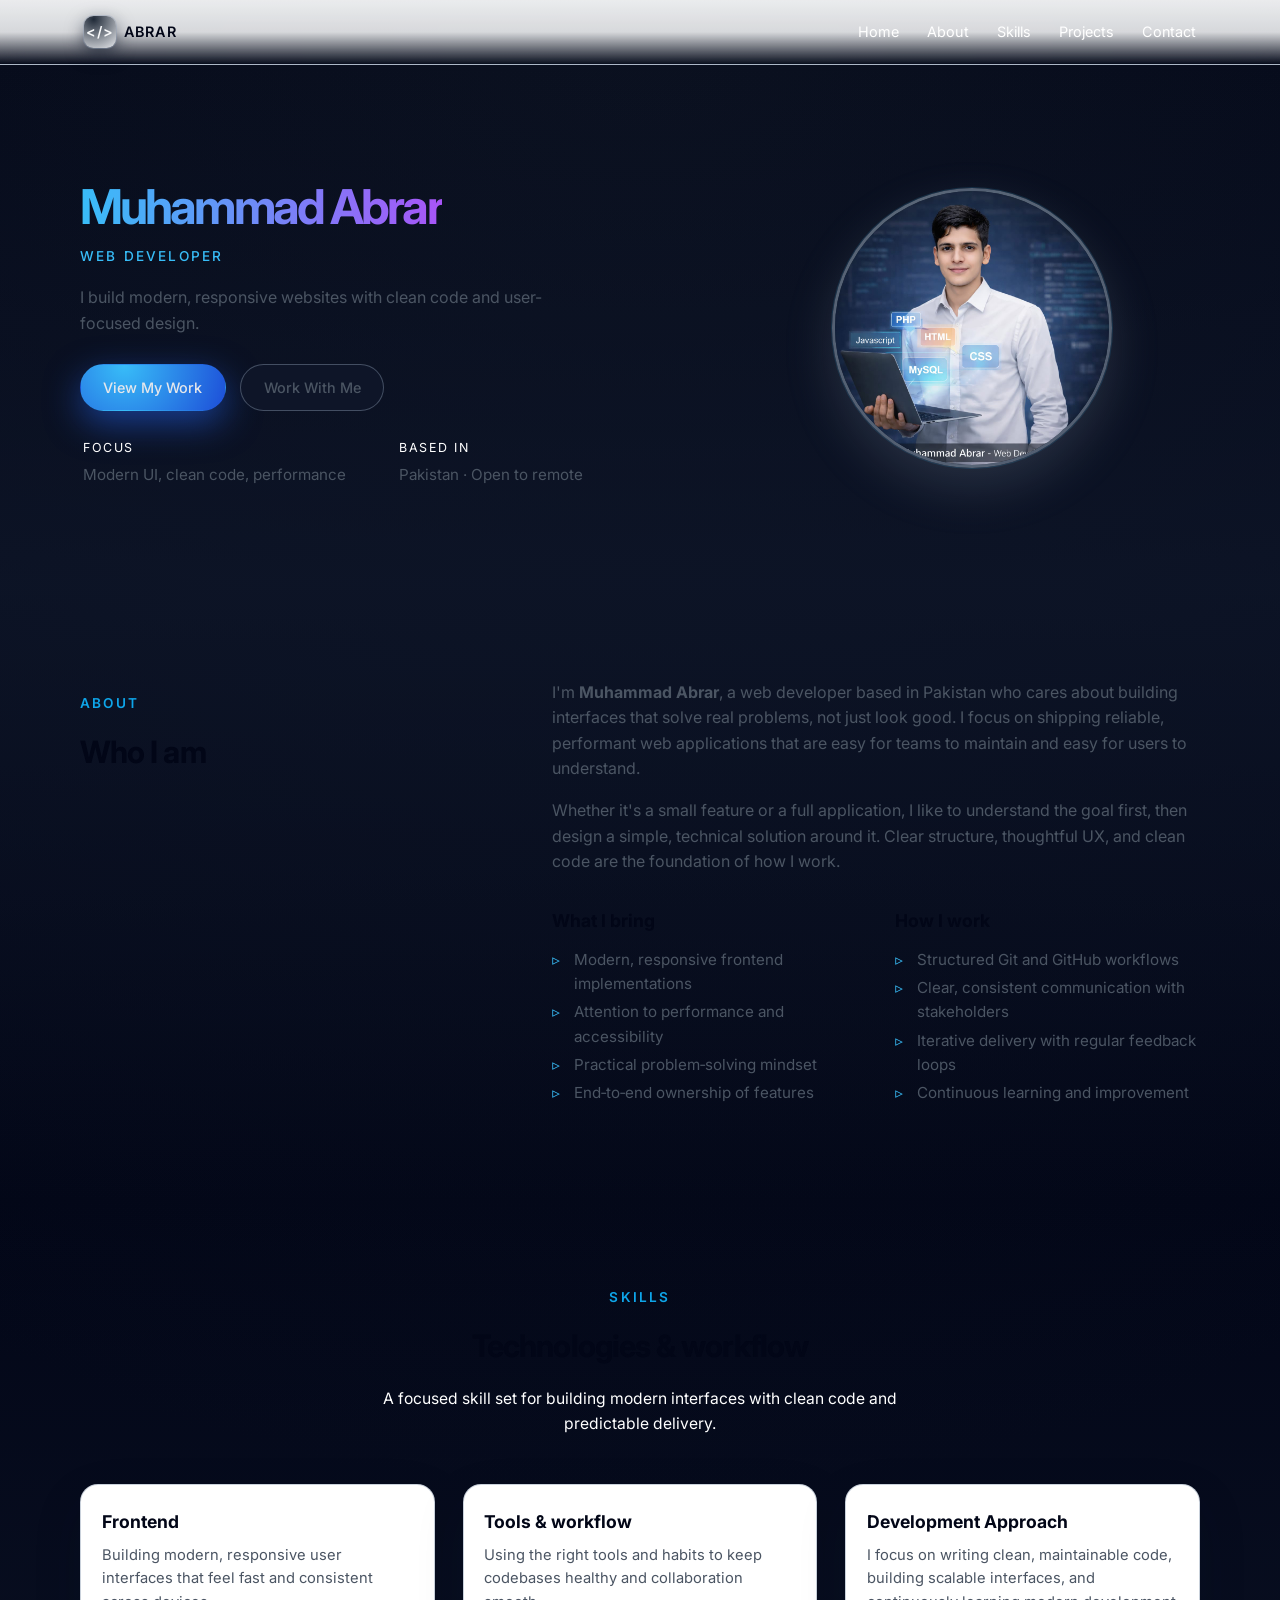
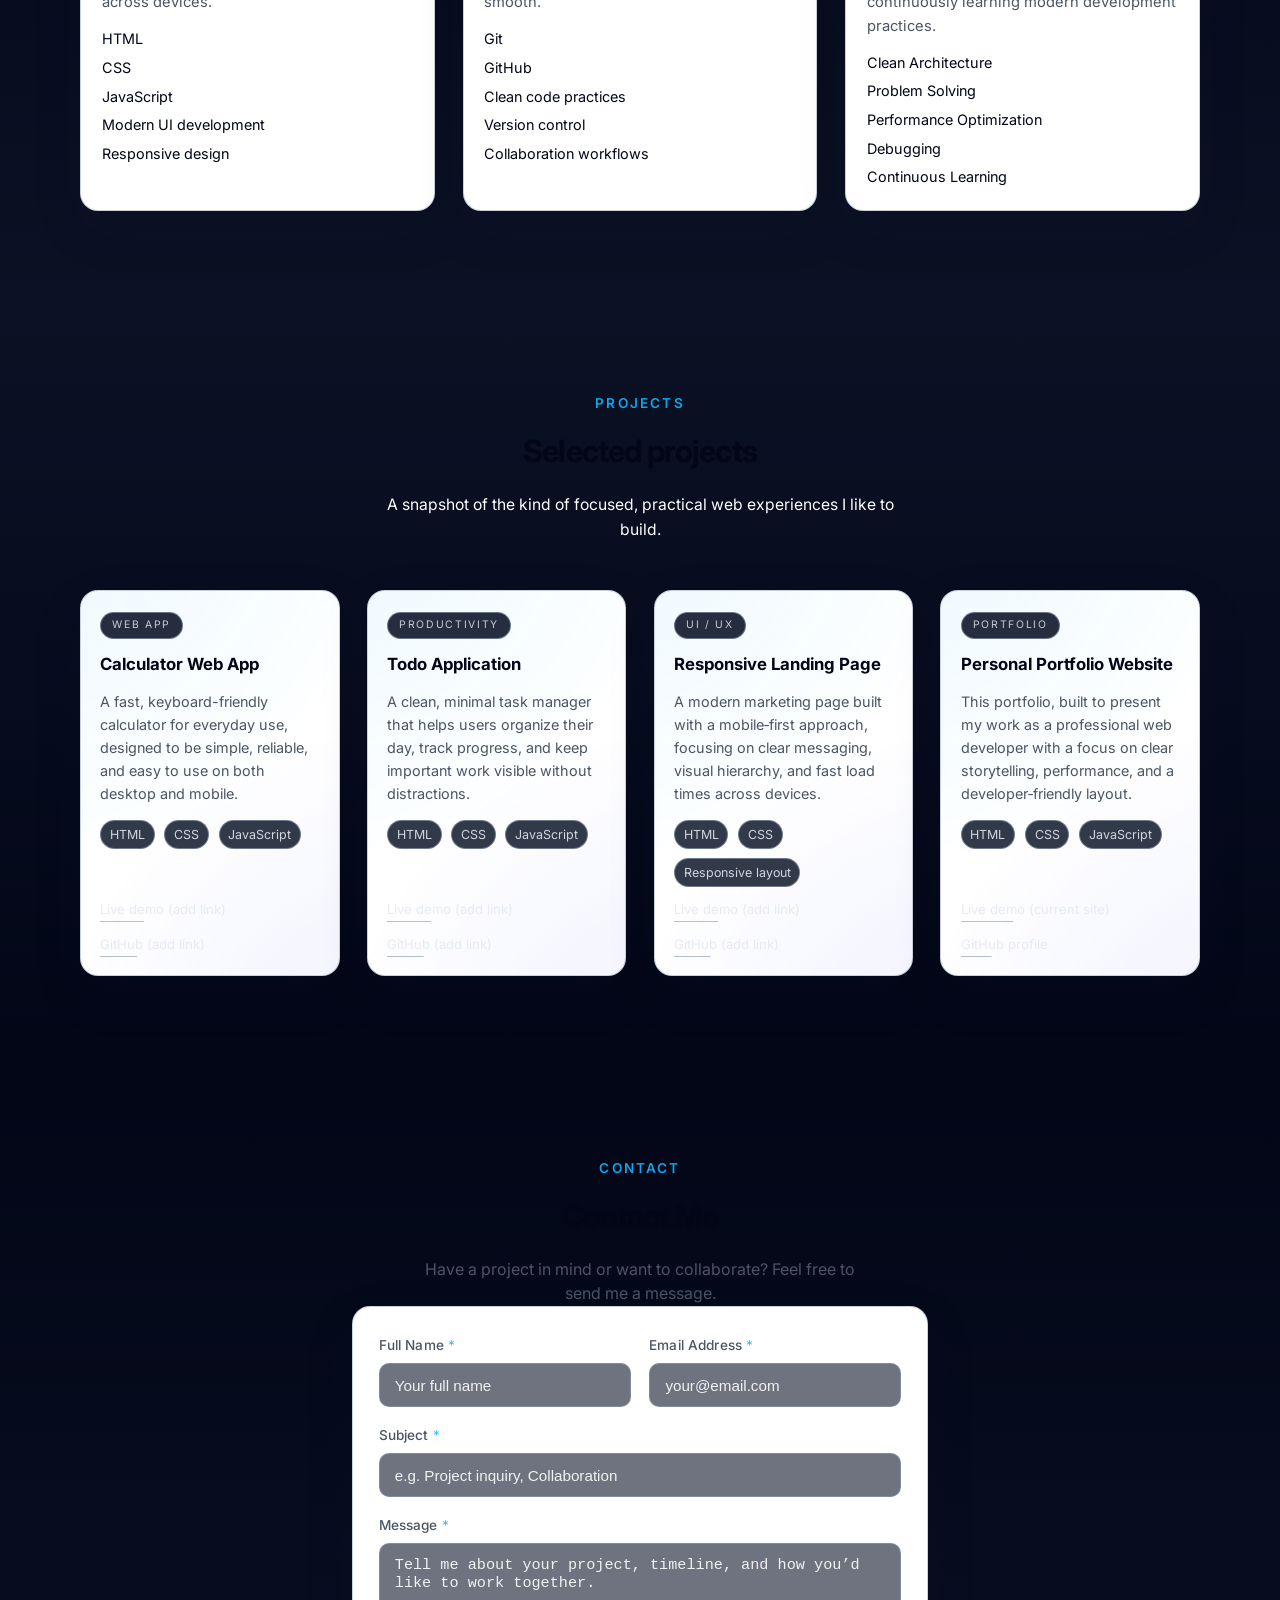
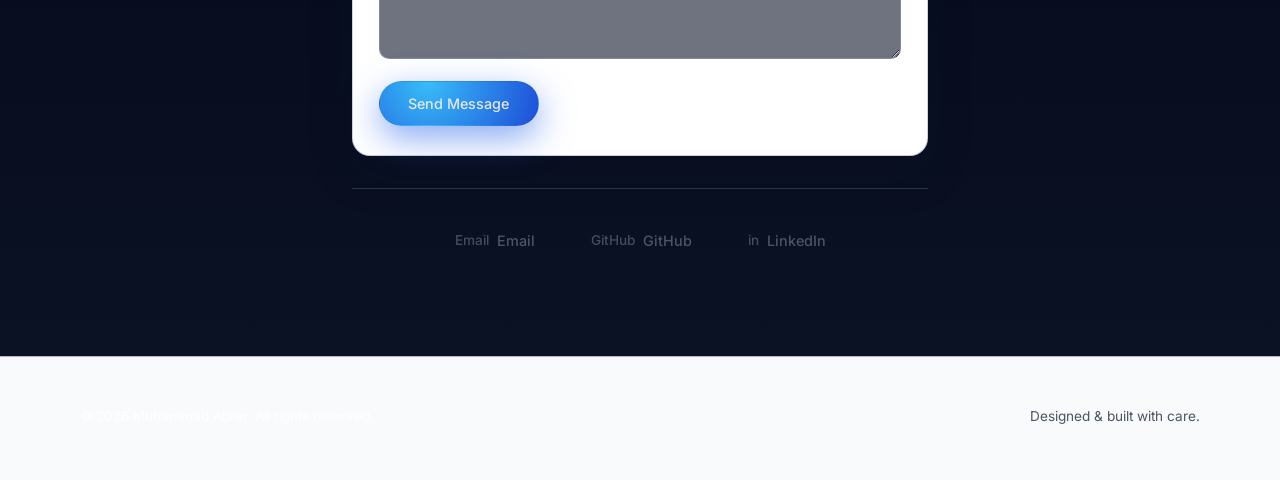
<file: index.html>
<!DOCTYPE html>
<html lang="en">
<head>
  <meta charset="UTF-8" />
  <meta name="viewport" content="width=device-width, initial-scale=1.0" />
  <title>Muhammad Abrar | Web Developer</title>
  <meta name="description" content="Portfolio of Muhammad Abrar, a professional web developer specializing in modern, high-quality web applications." />
  <link rel="preconnect" href="https://fonts.googleapis.com" />
  <link rel="preconnect" href="https://fonts.gstatic.com" crossorigin />
  <link href="https://fonts.googleapis.com/css2?family=Inter:wght@300;400;500;600;700&display=swap" rel="stylesheet" />
  <link rel="stylesheet" href="styles.css" />
</head>
<body>
  <header class="site-header">
    <div class="container header-container">
      <div class="logo">
        <span class="logo-mark">&lt;/&gt;</span>
        <span class="logo-text">Abrar</span>
      </div>
      <nav class="nav">
        <button class="nav-toggle" aria-label="Toggle navigation">
          <span></span>
          <span></span>
        </button>
        <ul class="nav-links">
          <li><a href="#hero">Home</a></li>
          <li><a href="#about">About</a></li>
          <li><a href="#skills">Skills</a></li>
          <li><a href="#projects">Projects</a></li>
          <li><a href="#contact">Contact</a></li>
        </ul>
      </nav>
    </div>
  </header>

  <main>
    <!-- Hero -->
    <section id="hero" class="section hero">
      <div class="container hero-container">
        <div class="hero-text">
          <h1 class="hero-name"><span class="accent">Muhammad Abrar</span></h1>
          <p class="hero-kicker">Web Developer</p>
          <p class="hero-subtitle">
            I build modern, responsive websites with clean code and user-focused design.
          </p>
          <div class="hero-actions">
            <a href="#projects" class="btn primary">View My Work</a>
            <a href="#contact" class="btn secondary">Work With Me</a>
          </div>
          <div class="hero-meta">
            <div>
              <span class="meta-label">Focus</span>
              <span class="meta-value">Modern UI, clean code, performance</span>
            </div>
            <div>
              <span class="meta-label">Based in</span>
              <span class="meta-value">Pakistan · Open to remote</span>
            </div>
          </div>
        </div>
        <div class="hero-image-wrapper">
          <div class="hero-profile-image">
            <img src="profile.jpg" alt="Muhammad Abrar - Web Developer" onerror="this.style.display='none'; this.nextElementSibling?.classList.add('show');" />
            <span class="hero-profile-fallback" aria-hidden="true">MA</span>
          </div>
        </div>
      </div>
    </section>

    <!-- About -->
    <section id="about" class="section about">
      <div class="container two-column">
        <div class="section-heading">
          <p class="section-kicker">About</p>
          <h2>Who I am</h2>
        </div>
        <div class="section-content">
          <p>
            I'm <strong>Muhammad Abrar</strong>, a web developer based in Pakistan who cares about
            building interfaces that solve real problems, not just look good. I focus on shipping
            reliable, performant web applications that are easy for teams to maintain and easy for
            users to understand.
          </p>
          <p>
            Whether it's a small feature or a full application, I like to understand the goal first,
            then design a simple, technical solution around it. Clear structure, thoughtful UX, and
            clean code are the foundation of how I work.
          </p>
          <div class="about-grid">
            <div>
              <h3>What I bring</h3>
              <ul class="check-list">
                <li>Modern, responsive frontend implementations</li>
                <li>Attention to performance and accessibility</li>
                <li>Practical problem‑solving mindset</li>
                <li>End‑to‑end ownership of features</li>
              </ul>
            </div>
            <div>
              <h3>How I work</h3>
              <ul class="check-list">
                <li>Structured Git and GitHub workflows</li>
                <li>Clear, consistent communication with stakeholders</li>
                <li>Iterative delivery with regular feedback loops</li>
                <li>Continuous learning and improvement</li>
              </ul>
            </div>
          </div>
        </div>
      </div>
    </section>

    <!-- Skills -->
    <section id="skills" class="section skills">
      <div class="container">
        <div class="section-heading center">
          <p class="section-kicker">Skills</p>
          <h2>Technologies & workflow</h2>
          <p class="section-subtitle">
            A focused skill set for building modern interfaces with clean code and predictable delivery.
          </p>
        </div>
        <div class="skills-grid">
          <div class="skill-card">
            <h3>Frontend</h3>
            <p>Building modern, responsive user interfaces that feel fast and consistent across devices.</p>
            <ul>
              <li>HTML</li>
              <li>CSS</li>
              <li>JavaScript</li>
              <li>Modern UI development</li>
              <li>Responsive design</li>
            </ul>
          </div>
          <div class="skill-card">
            <h3>Tools & workflow</h3>
            <p>Using the right tools and habits to keep codebases healthy and collaboration smooth.</p>
            <ul>
              <li>Git</li>
              <li>GitHub</li>
              <li>Clean code practices</li>
              <li>Version control</li>
              <li>Collaboration workflows</li>
            </ul>
          </div>
          <div class="skill-card">
            <h3>Development Approach</h3>
            <p>I focus on writing clean, maintainable code, building scalable interfaces, and continuously learning modern development practices.</p>
            <ul>
              <li>Clean Architecture</li>
              <li>Problem Solving</li>
              <li>Performance Optimization</li>
              <li>Debugging</li>
              <li>Continuous Learning</li>
            </ul>
          </div>
        </div>
      </div>
    </section>

    <!-- Projects -->
    <section id="projects" class="section projects">
      <div class="container">
        <div class="section-heading center">
          <p class="section-kicker">Projects</p>
          <h2>Selected projects</h2>
          <p class="section-subtitle">
            A snapshot of the kind of focused, practical web experiences I like to build.
          </p>
        </div>
        <div class="projects-grid">
          <article class="project-card">
            <div class="project-tag">Web App</div>
            <h3>Calculator Web App</h3>
            <p>
              A fast, keyboard-friendly calculator for everyday use, designed to be simple,
              reliable, and easy to use on both desktop and mobile.
            </p>
            <ul class="project-meta">
              <li>HTML</li>
              <li>CSS</li>
              <li>JavaScript</li>
            </ul>
            <div class="project-links">
              <a href="#" aria-disabled="true">Live demo (add link)</a>
              <a href="#" aria-disabled="true">GitHub (add link)</a>
            </div>
          </article>

          <article class="project-card">
            <div class="project-tag">Productivity</div>
            <h3>Todo Application</h3>
            <p>
              A clean, minimal task manager that helps users organize their day, track progress,
              and keep important work visible without distractions.
            </p>
            <ul class="project-meta">
              <li>HTML</li>
              <li>CSS</li>
              <li>JavaScript</li>
            </ul>
            <div class="project-links">
              <a href="#" aria-disabled="true">Live demo (add link)</a>
              <a href="#" aria-disabled="true">GitHub (add link)</a>
            </div>
          </article>

          <article class="project-card">
            <div class="project-tag">UI / UX</div>
            <h3>Responsive Landing Page</h3>
            <p>
              A modern marketing page built with a mobile‑first approach, focusing on clear
              messaging, visual hierarchy, and fast load times across devices.
            </p>
            <ul class="project-meta">
              <li>HTML</li>
              <li>CSS</li>
              <li>Responsive layout</li>
            </ul>
            <div class="project-links">
              <a href="#" aria-disabled="true">Live demo (add link)</a>
              <a href="#" aria-disabled="true">GitHub (add link)</a>
            </div>
          </article>

          <article class="project-card">
            <div class="project-tag">Portfolio</div>
            <h3>Personal Portfolio Website</h3>
            <p>
              This portfolio, built to present my work as a professional web developer with a
              focus on clear storytelling, performance, and a developer‑friendly layout.
            </p>
            <ul class="project-meta">
              <li>HTML</li>
              <li>CSS</li>
              <li>JavaScript</li>
            </ul>
            <div class="project-links">
              <a href="#" aria-disabled="true">Live demo (current site)</a>
              <a href="https://github.com/abrarashiq903-sys" target="_blank" rel="noreferrer">GitHub profile</a>
            </div>
          </article>
        </div>
      </div>
    </section>

    <!-- Contact -->
    <section id="contact" class="section contact">
      <div class="container contact-container">
        <div class="section-heading center">
          <p class="section-kicker">Contact</p>
          <h2>Contact Me</h2>
          <p class="contact-description">
            Have a project in mind or want to collaborate? Feel free to send me a message.
          </p>
        </div>
        <form id="contact-form" class="contact-form" action="https://formsubmit.co/ajax/abrarashiq903@gmail.com" method="POST" aria-label="Contact form">
          <input type="hidden" name="_subject" value="New message from portfolio - Contact Me" />
          <input type="hidden" name="_template" value="table" />
          <input type="hidden" name="_captcha" value="false" />
          <input type="hidden" name="_next" value="" id="form-next-url" />
            <p class="form-intro">Describe your project or opportunity and I’ll get back to you shortly.</p>
            <div class="form-success" id="form-success" hidden>
              <p class="form-success-title">Message sent</p>
              <p class="form-success-text">Thank you! Your message has been sent successfully.</p>
            </div>
            <div class="form-fields" id="form-fields">
            <div class="form-row">
              <div class="form-field">
                <label for="contact-name">Full Name <span class="required" aria-hidden="true">*</span></label>
                <input id="contact-name" type="text" name="name" placeholder="Your full name" required autocomplete="name" />
              </div>
              <div class="form-field">
                <label for="contact-email">Email Address <span class="required" aria-hidden="true">*</span></label>
                <input id="contact-email" type="email" name="email" placeholder="your@email.com" required autocomplete="email" />
              </div>
            </div>
            <div class="form-field">
              <label for="contact-subject">Subject <span class="required" aria-hidden="true">*</span></label>
              <input id="contact-subject" type="text" name="subject" placeholder="e.g. Project inquiry, Collaboration" required />
            </div>
            <div class="form-field">
              <label for="contact-message">Message <span class="required" aria-hidden="true">*</span></label>
              <textarea id="contact-message" name="message" rows="5" placeholder="Tell me about your project, timeline, and how you’d like to work together." required minlength="20"></textarea>
            </div>
            <div class="form-actions">
              <button class="btn primary btn-submit" type="submit">Send Message</button>
            </div>
            </div>
          </form>
        <div class="contact-links">
          <a href="mailto:abrarashiq903@gmail.com" class="contact-link" aria-label="Email"><span class="contact-link-icon">Email</span><span>Email</span></a>
          <a href="https://github.com/abrarashiq903-sys" target="_blank" rel="noreferrer" class="contact-link" aria-label="GitHub"><span class="contact-link-icon">GitHub</span><span>GitHub</span></a>
          <a href="https://www.linkedin.com/in/muhammad-abrar-4094293b5/" target="_blank" rel="noreferrer" class="contact-link" aria-label="LinkedIn"><span class="contact-link-icon">in</span><span>LinkedIn</span></a>
        </div>
      </div>
    </section>
  </main>

  <footer class="site-footer">
    <div class="container footer-container">
      <p>© <span id="year"></span> Muhammad Abrar. All rights reserved.</p>
      <p class="footer-note">Designed & built with care.</p>
    </div>
  </footer>

  <script src="script.js"></script>
</body>
</html>
</file>
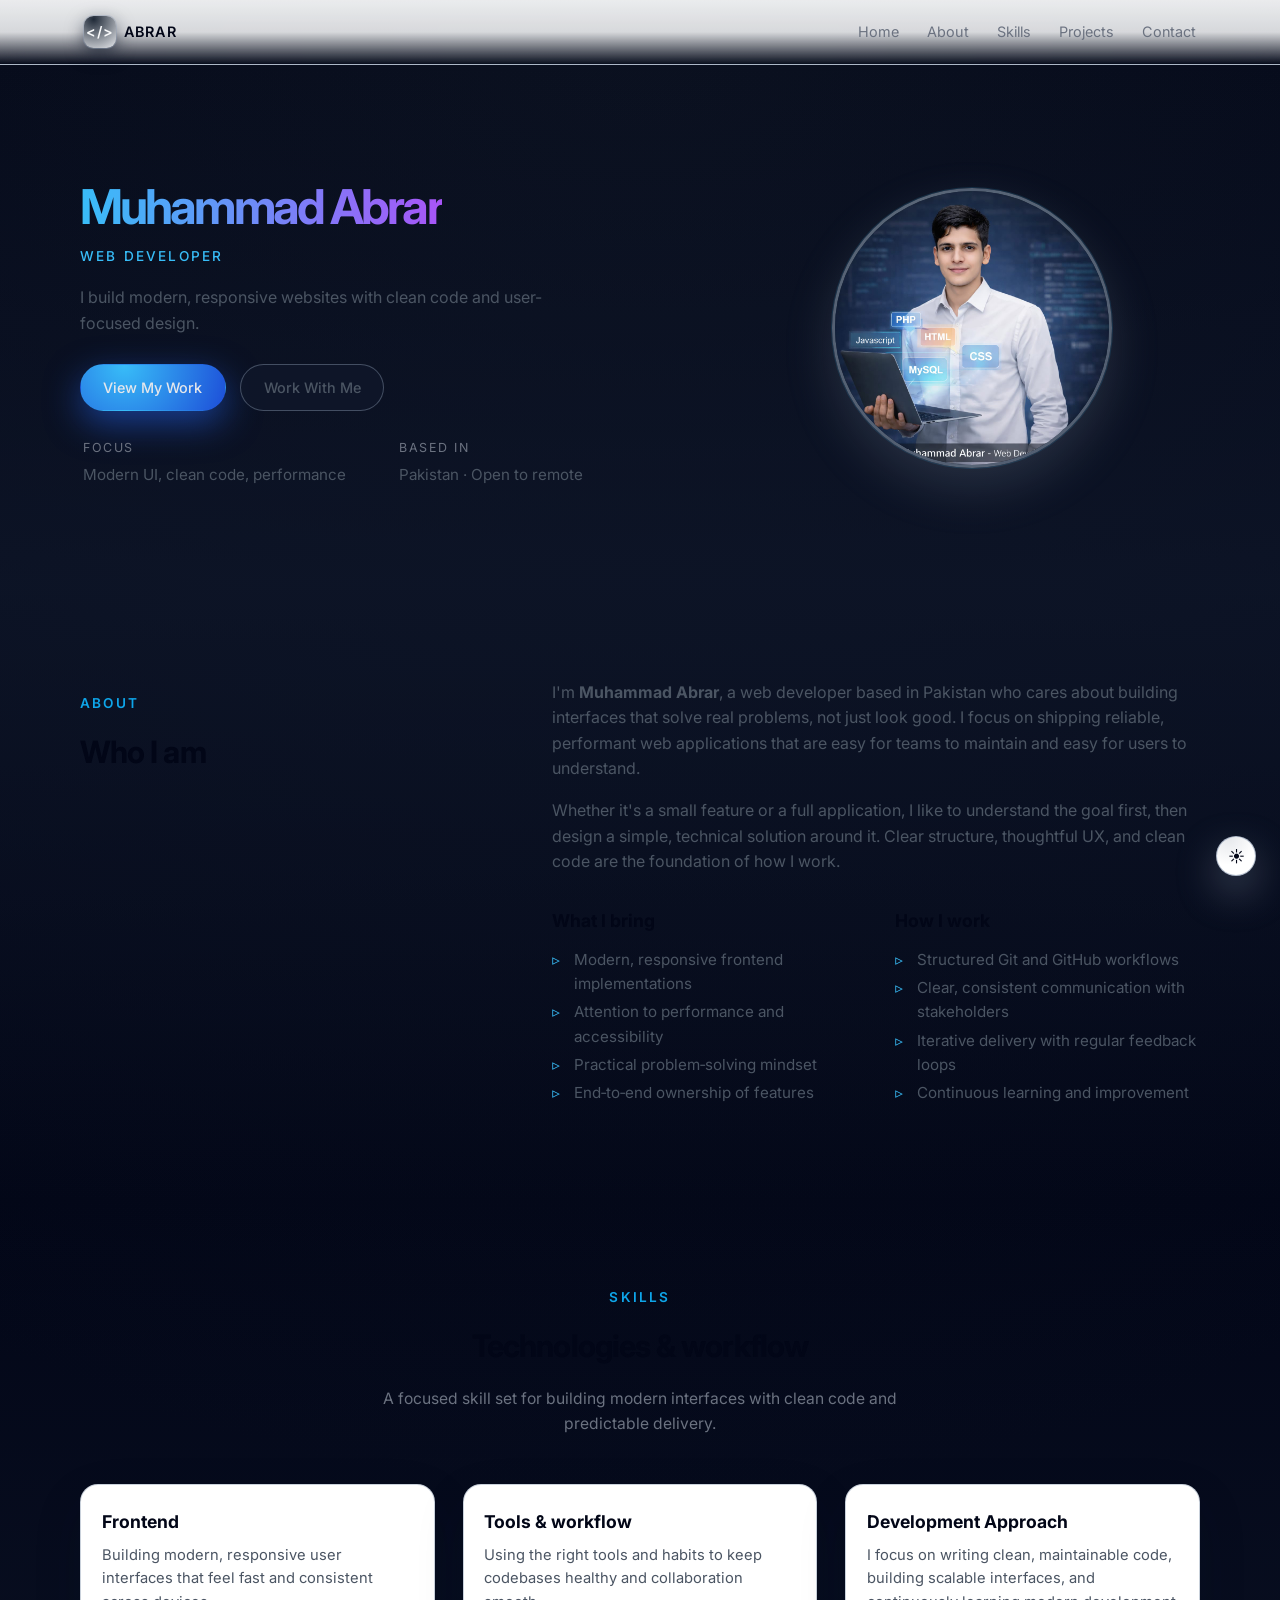
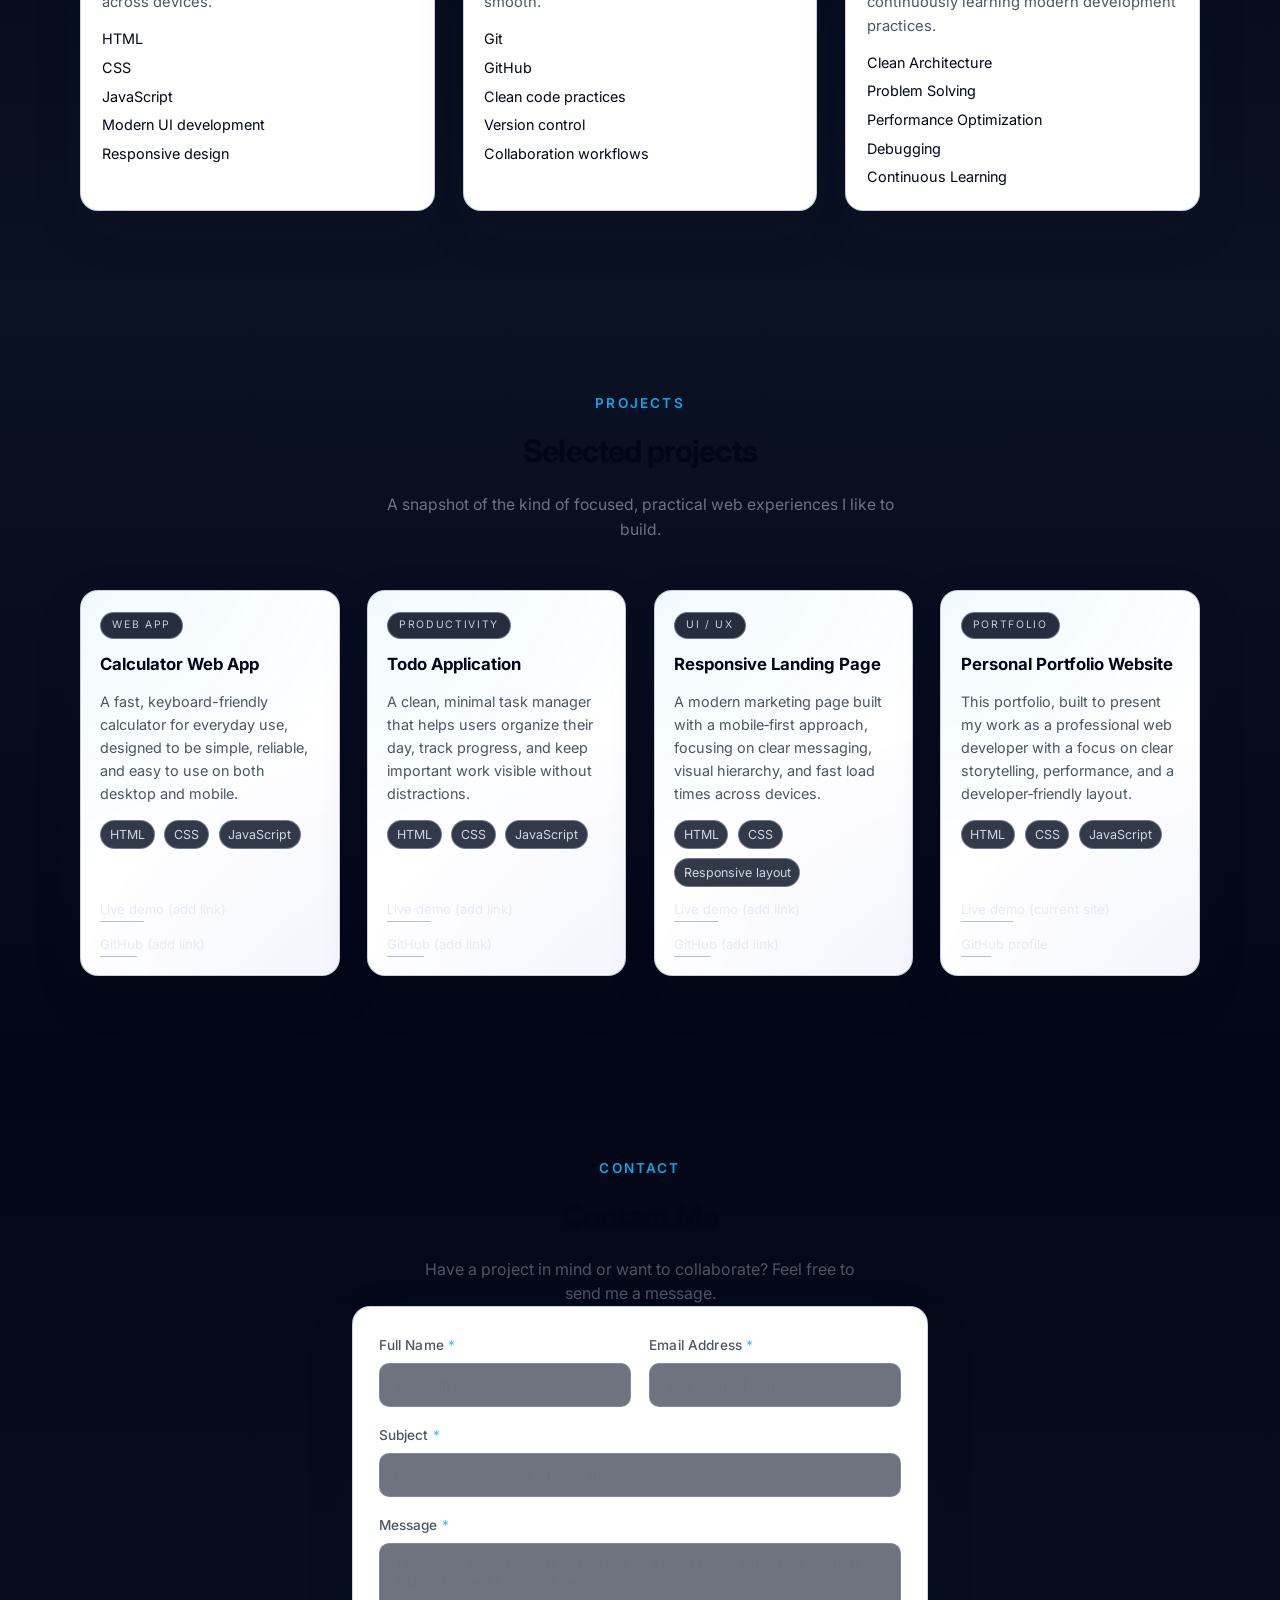
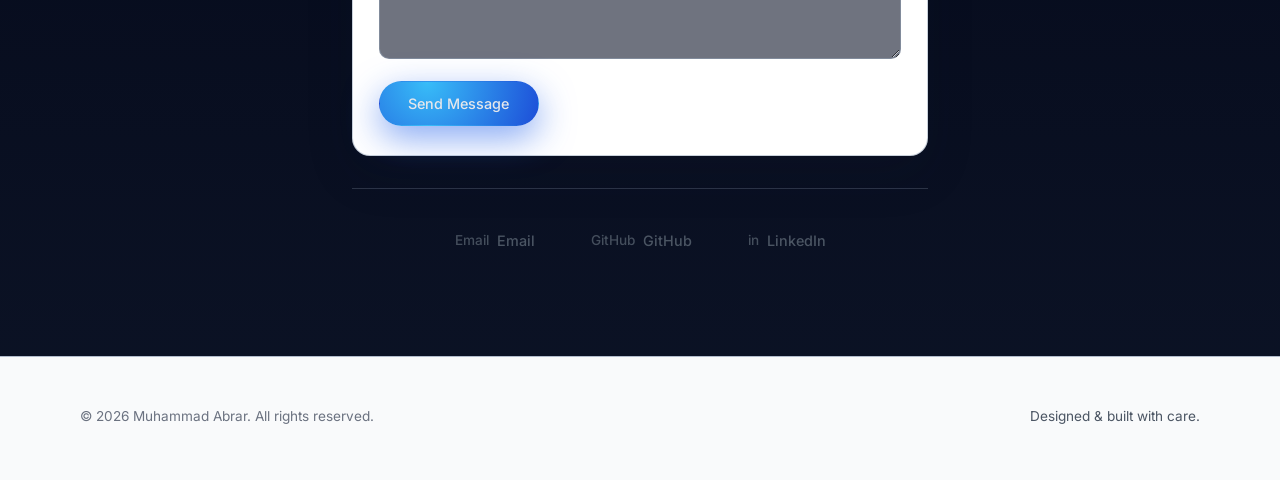
<file: portfolio/index.html>
<!DOCTYPE html>
<html lang="en">
<head>
  <meta charset="UTF-8" />
  <meta name="viewport" content="width=device-width, initial-scale=1.0" />
  <title>Muhammad Abrar | Web Developer</title>
  <meta name="description" content="Portfolio of Muhammad Abrar, a professional web developer specializing in modern, high-quality web applications." />
  <link rel="preconnect" href="https://fonts.googleapis.com" />
  <link rel="preconnect" href="https://fonts.gstatic.com" crossorigin />
  <link href="https://fonts.googleapis.com/css2?family=Inter:wght@300;400;500;600;700&display=swap" rel="stylesheet" />
  <link rel="stylesheet" href="styles.css" />
</head>
<body>
  <header class="site-header">
    <div class="container header-container">
      <div class="logo">
        <span class="logo-mark">&lt;/&gt;</span>
        <span class="logo-text">Abrar</span>
      </div>
      <nav class="nav">
        <button class="nav-toggle" aria-label="Toggle navigation">
          <span></span>
          <span></span>
        </button>
        <ul class="nav-links">
          <li><a href="#hero">Home</a></li>
          <li><a href="#about">About</a></li>
          <li><a href="#skills">Skills</a></li>
          <li><a href="#projects">Projects</a></li>
          <li><a href="#contact">Contact</a></li>
        </ul>
      </nav>
    </div>
  </header>

  <main>
    <!-- Hero -->
    <section id="hero" class="section hero">
      <div class="container hero-container">
        <div class="hero-text">
          <h1 class="hero-name"><span class="accent">Muhammad Abrar</span></h1>
          <p class="hero-kicker">Web Developer</p>
          <p class="hero-subtitle">
            I build modern, responsive websites with clean code and user-focused design.
          </p>
          <div class="hero-actions">
            <a href="#projects" class="btn primary">View My Work</a>
            <a href="#contact" class="btn secondary">Work With Me</a>
          </div>
          <div class="hero-meta">
            <div>
              <span class="meta-label">Focus</span>
              <span class="meta-value">Modern UI, clean code, performance</span>
            </div>
            <div>
              <span class="meta-label">Based in</span>
              <span class="meta-value">Pakistan · Open to remote</span>
            </div>
          </div>
        </div>
        <div class="hero-image-wrapper">
          <div class="hero-profile-image">
            <img src="profile.jpg" alt="Muhammad Abrar - Web Developer" onerror="this.style.display='none'; this.nextElementSibling?.classList.add('show');" />
            <span class="hero-profile-fallback" aria-hidden="true">MA</span>
          </div>
        </div>
      </div>
    </section>

    <!-- About -->
    <section id="about" class="section about">
      <div class="container two-column">
        <div class="section-heading">
          <p class="section-kicker">About</p>
          <h2>Who I am</h2>
        </div>
        <div class="section-content">
          <p>
            I'm <strong>Muhammad Abrar</strong>, a web developer based in Pakistan who cares about
            building interfaces that solve real problems, not just look good. I focus on shipping
            reliable, performant web applications that are easy for teams to maintain and easy for
            users to understand.
          </p>
          <p>
            Whether it's a small feature or a full application, I like to understand the goal first,
            then design a simple, technical solution around it. Clear structure, thoughtful UX, and
            clean code are the foundation of how I work.
          </p>
          <div class="about-grid">
            <div>
              <h3>What I bring</h3>
              <ul class="check-list">
                <li>Modern, responsive frontend implementations</li>
                <li>Attention to performance and accessibility</li>
                <li>Practical problem‑solving mindset</li>
                <li>End‑to‑end ownership of features</li>
              </ul>
            </div>
            <div>
              <h3>How I work</h3>
              <ul class="check-list">
                <li>Structured Git and GitHub workflows</li>
                <li>Clear, consistent communication with stakeholders</li>
                <li>Iterative delivery with regular feedback loops</li>
                <li>Continuous learning and improvement</li>
              </ul>
            </div>
          </div>
        </div>
      </div>
    </section>

    <!-- Skills -->
    <section id="skills" class="section skills">
      <div class="container">
        <div class="section-heading center">
          <p class="section-kicker">Skills</p>
          <h2>Technologies & workflow</h2>
          <p class="section-subtitle">
            A focused skill set for building modern interfaces with clean code and predictable delivery.
          </p>
        </div>
        <div class="skills-grid">
          <div class="skill-card">
            <h3>Frontend</h3>
            <p>Building modern, responsive user interfaces that feel fast and consistent across devices.</p>
            <ul>
              <li>HTML</li>
              <li>CSS</li>
              <li>JavaScript</li>
              <li>Modern UI development</li>
              <li>Responsive design</li>
            </ul>
          </div>
          <div class="skill-card">
            <h3>Tools & workflow</h3>
            <p>Using the right tools and habits to keep codebases healthy and collaboration smooth.</p>
            <ul>
              <li>Git</li>
              <li>GitHub</li>
              <li>Clean code practices</li>
              <li>Version control</li>
              <li>Collaboration workflows</li>
            </ul>
          </div>
          <div class="skill-card">
            <h3>Development Approach</h3>
            <p>I focus on writing clean, maintainable code, building scalable interfaces, and continuously learning modern development practices.</p>
            <ul>
              <li>Clean Architecture</li>
              <li>Problem Solving</li>
              <li>Performance Optimization</li>
              <li>Debugging</li>
              <li>Continuous Learning</li>
            </ul>
          </div>
        </div>
      </div>
    </section>

    <!-- Projects -->
    <section id="projects" class="section projects">
      <div class="container">
        <div class="section-heading center">
          <p class="section-kicker">Projects</p>
          <h2>Selected projects</h2>
          <p class="section-subtitle">
            A snapshot of the kind of focused, practical web experiences I like to build.
          </p>
        </div>
        <div class="projects-grid">
          <article class="project-card">
            <div class="project-tag">Web App</div>
            <h3>Calculator Web App</h3>
            <p>
              A fast, keyboard-friendly calculator for everyday use, designed to be simple,
              reliable, and easy to use on both desktop and mobile.
            </p>
            <ul class="project-meta">
              <li>HTML</li>
              <li>CSS</li>
              <li>JavaScript</li>
            </ul>
            <div class="project-links">
              <a href="#" aria-disabled="true">Live demo (add link)</a>
              <a href="#" aria-disabled="true">GitHub (add link)</a>
            </div>
          </article>

          <article class="project-card">
            <div class="project-tag">Productivity</div>
            <h3>Todo Application</h3>
            <p>
              A clean, minimal task manager that helps users organize their day, track progress,
              and keep important work visible without distractions.
            </p>
            <ul class="project-meta">
              <li>HTML</li>
              <li>CSS</li>
              <li>JavaScript</li>
            </ul>
            <div class="project-links">
              <a href="#" aria-disabled="true">Live demo (add link)</a>
              <a href="#" aria-disabled="true">GitHub (add link)</a>
            </div>
          </article>

          <article class="project-card">
            <div class="project-tag">UI / UX</div>
            <h3>Responsive Landing Page</h3>
            <p>
              A modern marketing page built with a mobile‑first approach, focusing on clear
              messaging, visual hierarchy, and fast load times across devices.
            </p>
            <ul class="project-meta">
              <li>HTML</li>
              <li>CSS</li>
              <li>Responsive layout</li>
            </ul>
            <div class="project-links">
              <a href="#" aria-disabled="true">Live demo (add link)</a>
              <a href="#" aria-disabled="true">GitHub (add link)</a>
            </div>
          </article>

          <article class="project-card">
            <div class="project-tag">Portfolio</div>
            <h3>Personal Portfolio Website</h3>
            <p>
              This portfolio, built to present my work as a professional web developer with a
              focus on clear storytelling, performance, and a developer‑friendly layout.
            </p>
            <ul class="project-meta">
              <li>HTML</li>
              <li>CSS</li>
              <li>JavaScript</li>
            </ul>
            <div class="project-links">
              <a href="#" aria-disabled="true">Live demo (current site)</a>
              <a href="https://github.com/abrarashiq903-sys" target="_blank" rel="noreferrer">GitHub profile</a>
            </div>
          </article>
        </div>
      </div>
    </section>

    <!-- Contact -->
    <section id="contact" class="section contact">
      <div class="container contact-container">
        <div class="section-heading center">
          <p class="section-kicker">Contact</p>
          <h2>Contact Me</h2>
          <p class="contact-description">
            Have a project in mind or want to collaborate? Feel free to send me a message.
          </p>
        </div>
        <form id="contact-form" class="contact-form" action="https://formsubmit.co/abrarashiq903@gmail.com" method="POST" aria-label="Contact form">
          <input type="hidden" name="_subject" value="New message from portfolio - Contact Me" />
          <input type="hidden" name="_template" value="table" />
          <input type="hidden" name="_captcha" value="false" />
            <p class="form-intro">Describe your project or opportunity and I’ll get back to you shortly.</p>
            <div class="form-success" id="form-success" hidden>
              <p class="form-success-title">Message sent</p>
              <p class="form-success-text">Thank you for reaching out. I'll get back to you within 1–2 business days.</p>
            </div>
            <div class="form-fields" id="form-fields">
            <div class="form-row">
              <div class="form-field">
                <label for="contact-name">Full Name <span class="required" aria-hidden="true">*</span></label>
                <input id="contact-name" type="text" name="name" placeholder="Your full name" required autocomplete="name" />
              </div>
              <div class="form-field">
                <label for="contact-email">Email Address <span class="required" aria-hidden="true">*</span></label>
                <input id="contact-email" type="email" name="email" placeholder="your@email.com" required autocomplete="email" />
              </div>
            </div>
            <div class="form-field">
              <label for="contact-subject">Subject <span class="required" aria-hidden="true">*</span></label>
              <input id="contact-subject" type="text" name="subject" placeholder="e.g. Project inquiry, Collaboration" required />
            </div>
            <div class="form-field">
              <label for="contact-message">Message <span class="required" aria-hidden="true">*</span></label>
              <textarea id="contact-message" name="message" rows="5" placeholder="Tell me about your project, timeline, and how you’d like to work together." required minlength="20"></textarea>
            </div>
            <div class="form-actions">
              <button class="btn primary btn-submit" type="submit">Send Message</button>
            </div>
            </div>
          </form>
        <div class="contact-links">
          <a href="mailto:abrarashiq903@gmail.com" class="contact-link" aria-label="Email"><span class="contact-link-icon">Email</span><span>Email</span></a>
          <a href="https://github.com/abrarashiq903-sys" target="_blank" rel="noreferrer" class="contact-link" aria-label="GitHub"><span class="contact-link-icon">GitHub</span><span>GitHub</span></a>
          <a href="https://www.linkedin.com/in/muhammad-abrar-4094293b5/" target="_blank" rel="noreferrer" class="contact-link" aria-label="LinkedIn"><span class="contact-link-icon">in</span><span>LinkedIn</span></a>
        </div>
      </div>
    </section>
  </main>

  <footer class="site-footer">
    <div class="container footer-container">
      <p>© <span id="year"></span> Muhammad Abrar. All rights reserved.</p>
      <p class="footer-note">Designed & built with care.</p>
    </div>
  </footer>

  <button class="theme-toggle" aria-label="Toggle dark mode">
    <span class="theme-icon">🌙</span>
  </button>

  <script src="script.js"></script>
</body>
</html>
</file>
<file: styles.css>
:root {
  --bg: #050816;
  --bg-alt: #0b1020;
  --surface: #101827;
  --surface-alt: #151b2f;
  --border-subtle: rgba(148, 163, 184, 0.2);
  --accent: #38bdf8;
  --accent-soft: rgba(56, 189, 248, 0.12);
  --accent-strong: #0ea5e9;
  --text: #ffffff;
  --text-muted: #ffffff;
  --text-soft: #ffffff;
  --danger: #f97373;
  --radius-lg: 18px;
  --radius-md: 12px;
  --radius-pill: 999px;
  --shadow-soft: 0 18px 60px rgba(15, 23, 42, 0.75);
  --shadow-subtle: 0 6px 18px rgba(15, 23, 42, 0.6);
  --backdrop-blur: 18px;
  --transition-fast: 180ms ease-out;
  --transition-med: 220ms ease-out;
}

*,
*::before,
*::after {
  box-sizing: border-box;
}

html,
body {
  margin: 0;
  padding: 0;
}

body {
  font-family: "Inter", system-ui, -apple-system, BlinkMacSystemFont, "Segoe UI",
    sans-serif;
  background: radial-gradient(circle at top, #0b1120 0, #020617 40%, #020617 100%);
  color: var(--text);
  min-height: 100vh;
  line-height: 1.6;
  -webkit-font-smoothing: antialiased;
  background-size: 160% 160%;
  animation: bgShift 28s ease-in-out infinite;
}

img {
  max-width: 100%;
  display: block;
}

a {
  color: inherit;
  text-decoration: none;
}

button {
  font-family: inherit;
}

.container {
  width: min(1120px, 100% - 2.5rem);
  margin-inline: auto;
}

.section {
  padding: 6rem 0;
}

.section:nth-of-type(odd) {
  background: linear-gradient(to bottom, transparent, rgba(15, 23, 42, 0.7));
}

.section:nth-of-type(even) {
  background: linear-gradient(to top, transparent, rgba(15, 23, 42, 0.7));
}

.two-column {
  display: grid;
  grid-template-columns: minmax(0, 0.9fr) minmax(0, 1.4fr);
  gap: 3.5rem;
  align-items: start;
}

.center {
  text-align: center;
}

.section-kicker {
  font-size: 0.85rem;
  letter-spacing: 0.16em;
  text-transform: uppercase;
  color: var(--accent-strong);
  font-weight: 600;
  margin-bottom: 0.75rem;
}

.section-heading h2 {
  font-size: clamp(1.9rem, 2.4vw, 2.4rem);
  letter-spacing: -0.03em;
  margin: 0 0 1rem;
}

.section-subtitle {
  max-width: 34rem;
  margin: 0.3rem auto 0;
  color: var(--text-soft);
  font-size: 0.98rem;
}

.section-content p {
  color: var(--text-muted);
  margin-top: 0;
}

.section-content p + p {
  margin-top: 0.9rem;
}

.check-list {
  list-style: none;
  padding: 0;
  margin: 0.75rem 0 0;
}

.check-list li {
  position: relative;
  padding-left: 1.35rem;
  color: var(--text-muted);
  font-size: 0.95rem;
}

.check-list li + li {
  margin-top: 0.25rem;
}

.check-list li::before {
  content: "▹";
  position: absolute;
  left: 0;
  color: var(--accent);
}

.about-grid {
  display: grid;
  grid-template-columns: repeat(auto-fit, minmax(220px, 1fr));
  gap: 2.4rem;
  margin-top: 2rem;
}

.about-grid h3 {
  margin: 0 0 0.8rem;
  font-size: 1.1rem;
}

.site-header {
  position: sticky;
  top: 0;
  z-index: 30;
  backdrop-filter: blur(var(--backdrop-blur));
  background: linear-gradient(
    to bottom,
    rgba(15, 23, 42, 0.98),
    rgba(15, 23, 42, 0.8),
    transparent
  );
  border-bottom: 1px solid rgba(30, 64, 175, 0.5);
}

.header-container {
  display: flex;
  align-items: center;
  justify-content: space-between;
  padding: 1rem 0.25rem;
}

.logo {
  display: inline-flex;
  align-items: center;
  gap: 0.5rem;
  font-weight: 600;
  letter-spacing: 0.08em;
  text-transform: uppercase;
  font-size: 0.9rem;
}

.logo-mark {
  width: 32px;
  height: 32px;
  border-radius: 30%;
  background: radial-gradient(circle at 30% 10%, #e5e7eb, #0f172a);
  display: grid;
  place-items: center;
  font-size: 0.9rem;
  color: #0b1120;
  box-shadow: 0 0 0 1px rgba(148, 163, 184, 0.4), var(--shadow-subtle);
}

.logo-text {
  color: var(--text);
}

.nav {
  display: flex;
  align-items: center;
  gap: 1.5rem;
}

.nav-links {
  list-style: none;
  display: flex;
  gap: 1.75rem;
  margin: 0;
  padding: 0;
  font-size: 0.9rem;
}

.nav-links a {
  color: var(--text-muted);
  position: relative;
  padding-bottom: 0.2rem;
  transition: color var(--transition-fast), transform var(--transition-fast);
}

.nav-links a::after {
  content: "";
  position: absolute;
  left: 0;
  bottom: 0;
  width: 0;
  height: 2px;
  border-radius: 999px;
  background: linear-gradient(90deg, #38bdf8, #a855f7);
  transition: width var(--transition-med);
}

.nav-links a:hover {
  color: var(--text);
  transform: translateY(-1px);
}

.nav-links a:hover::after {
  width: 100%;
}

.nav-toggle {
  display: none;
  flex-direction: column;
  gap: 5px;
  background: none;
  border: none;
  padding: 0;
  cursor: pointer;
}

.nav-toggle span {
  width: 21px;
  height: 2px;
  background: var(--text);
  border-radius: 999px;
  transition: transform var(--transition-fast), opacity var(--transition-fast);
}

.hero {
  padding-top: 6.5rem;
}

.hero-container {
  display: grid;
  grid-template-columns: minmax(0, 1.4fr) minmax(0, 1.05fr);
  gap: 3.5rem;
  align-items: center;
}

.hero-kicker {
  font-size: 0.85rem;
  text-transform: uppercase;
  letter-spacing: 0.16em;
  color: var(--accent);
  font-weight: 500;
  margin: 0 0 0.75rem;
}

.hero h1 {
  margin: 0;
  font-size: clamp(2.35rem, 4vw, 3rem);
  letter-spacing: -0.06em;
}

.accent {
  background: linear-gradient(90deg, #38bdf8, #a855f7);
  -webkit-background-clip: text;
  background-clip: text;
  color: transparent;
}

.hero-subtitle {
  margin: 1.1rem 0 1.7rem;
  color: var(--text-muted);
  max-width: 32rem;
  font-size: 1rem;
}

.hero-actions {
  display: flex;
  flex-wrap: wrap;
  gap: 0.9rem;
  margin-bottom: 1.7rem;
}

.btn {
  display: inline-flex;
  align-items: center;
  justify-content: center;
  gap: 0.35rem;
  border-radius: var(--radius-pill);
  padding: 0.7rem 1.4rem;
  font-size: 0.9rem;
  font-weight: 500;
  border: 1px solid transparent;
  cursor: pointer;
  transition: transform var(--transition-fast), box-shadow var(--transition-fast),
    background var(--transition-fast), border-color var(--transition-fast),
    color var(--transition-fast);
}

.btn.primary {
  background: radial-gradient(circle at 30% 0, #38bdf8, #1d4ed8);
  color: #e5e7eb;
  box-shadow: 0 12px 35px rgba(37, 99, 235, 0.55);
}

.btn.primary:hover {
  transform: translateY(-1px);
  box-shadow: 0 16px 45px rgba(37, 99, 235, 0.7);
}

.btn.secondary {
  background: rgba(15, 23, 42, 0.9);
  border-color: rgba(148, 163, 184, 0.4);
  color: var(--text-muted);
}

.btn.secondary:hover {
  border-color: var(--accent);
  color: var(--text);
  background: rgba(15, 23, 42, 0.95);
}

.hero-meta {
  display: grid;
  grid-template-columns: repeat(2, minmax(0, 1fr));
  gap: 1.5rem;
  margin-top: 0.6rem;
}

.hero-meta div {
  padding-left: 0.2rem;
}

.meta-label {
  display: block;
  font-size: 0.78rem;
  letter-spacing: 0.12em;
  text-transform: uppercase;
  color: var(--text-soft);
  margin-bottom: 0.25rem;
}

.meta-value {
  font-size: 0.95rem;
  color: var(--text-muted);
}

.hero-image-wrapper {
  display: flex;
  justify-content: center;
  align-items: center;
}

.hero-profile-image {
  position: relative;
  width: min(280px, 85vw);
  aspect-ratio: 1;
  border-radius: 50%;
  overflow: hidden;
  border: 3px solid rgba(148, 163, 184, 0.35);
  box-shadow:
    0 0 0 1px rgba(56, 189, 248, 0.2),
    0 20px 50px rgba(15, 23, 42, 0.7),
    0 8px 24px rgba(0, 0, 0, 0.4);
  background: radial-gradient(circle at 30% 0, #1f2937, #0f172a);
  transition: transform 320ms ease-out, box-shadow 320ms ease-out, border-color 280ms ease-out;
}

.hero-profile-image:hover {
  transform: scale(1.03);
  box-shadow:
    0 0 0 2px rgba(56, 189, 248, 0.4),
    0 28px 60px rgba(15, 23, 42, 0.85),
    0 12px 32px rgba(0, 0, 0, 0.5);
  border-color: rgba(56, 189, 248, 0.5);
}

.hero-profile-image img {
  width: 100%;
  height: 100%;
  object-fit: cover;
  display: block;
}

.hero-profile-fallback {
  display: none;
  position: absolute;
  inset: 0;
  align-items: center;
  justify-content: center;
  font-weight: 700;
  font-size: 3rem;
  color: rgba(226, 232, 240, 0.9);
  background: radial-gradient(circle at 30% 0, #374151, #1f2937);
}

.hero-profile-fallback.show {
  display: flex;
}

.skills-grid {
  display: grid;
  grid-template-columns: repeat(3, minmax(0, 1fr));
  gap: 1.75rem;
  margin-top: 3rem;
}

.skill-card {
  background: radial-gradient(circle at 0 0, #0f172a, #020617 55%);
  border-radius: var(--radius-lg);
  border: 1px solid rgba(148, 163, 184, 0.35);
  padding: 1.4rem 1.3rem 1.35rem;
  box-shadow: 0 14px 38px rgba(15, 23, 42, 0.8);
  transition: transform var(--transition-med), box-shadow var(--transition-med),
    border-color var(--transition-med), background var(--transition-med);
}

.skill-card:hover {
  transform: translateY(-6px);
  box-shadow: 0 26px 60px rgba(15, 23, 42, 1);
  border-color: rgba(56, 189, 248, 0.75);
}

.skill-card h3 {
  margin: 0 0 0.5rem;
  font-size: 1.1rem;
}

.skill-card p {
  margin: 0 0 0.8rem;
  color: var(--text-muted);
  font-size: 0.92rem;
}

.skill-card ul {
  list-style: none;
  padding: 0;
  margin: 0;
  display: grid;
  gap: 0.35rem;
  font-size: 0.9rem;
  color: var(--text);
}

.reveal {
  opacity: 0;
  transform: translateY(18px) scale(0.98);
  transition: opacity 320ms ease-out, transform 320ms ease-out;
}

.reveal.visible {
  opacity: 1;
  transform: translateY(0) scale(1);
}

.page-loaded .hero-text {
  animation: heroFadeUp 720ms cubic-bezier(0.22, 0.61, 0.36, 1) forwards;
}

.page-loaded .hero-kicker {
  animation: heroFadeUp 700ms cubic-bezier(0.22, 0.61, 0.36, 1) forwards;
}

.page-loaded .hero-image-wrapper {
  animation: heroFadeUp 760ms cubic-bezier(0.22, 0.61, 0.36, 1) forwards;
}

.page-loaded .hero-profile-image {
  animation: float 7s ease-in-out infinite 600ms;
}

@keyframes heroFadeUp {
  0% {
    opacity: 0;
    transform: translateY(18px) scale(0.98);
  }
  60% {
    opacity: 1;
    transform: translateY(0) scale(1.01);
  }
  100% {
    opacity: 1;
    transform: translateY(0) scale(1);
  }
}

@keyframes float {
  0% {
    transform: translateY(0);
  }
  50% {
    transform: translateY(-10px);
  }
  100% {
    transform: translateY(0);
  }
}

@keyframes bgShift {
  0% {
    background-position: 0% 0%;
  }
  50% {
    background-position: 100% 50%;
  }
  100% {
    background-position: 0% 0%;
  }
}

@media (max-width: 960px) {
  .hero-container {
    grid-template-columns: minmax(0, 1.1fr);
  }

  .hero-image-wrapper {
    margin-top: 1.4rem;
  }

  .two-column {
    grid-template-columns: minmax(0, 1fr);
  }

  .section-heading {
    margin-bottom: 0.75rem;
  }

  .skills-grid {
    grid-template-columns: repeat(2, minmax(0, 1fr));
  }
}

@media (max-width: 768px) {
  .section {
    padding: 3.75rem 0;
  }

  .header-container {
    padding-block: 0.75rem;
  }

  .nav-toggle {
    display: flex;
  }

  .nav-links {
    position: fixed;
    inset: 0 0 auto;
    top: 56px;
    flex-direction: column;
    align-items: flex-start;
    padding: 0.75rem 1.4rem 1.1rem;
    background: rgba(15, 23, 42, 0.98);
    border-bottom: 1px solid rgba(30, 64, 175, 0.7);
    transform-origin: top;
    transform: scaleY(0);
    opacity: 0;
    pointer-events: none;
    transition: transform var(--transition-med), opacity var(--transition-med);
  }

  .nav-links li {
    padding: 0.15rem 0;
  }

  .nav-links a {
    font-size: 0.9rem;
  }

  .nav.open .nav-links {
    transform: scaleY(1);
    opacity: 1;
    pointer-events: auto;
  }

  .nav.open .nav-toggle span:nth-child(1) {
    transform: translateY(3.5px) rotate(45deg);
  }

  .nav.open .nav-toggle span:nth-child(2) {
    transform: translateY(-3.5px) rotate(-45deg);
  }
}

@media (max-width: 480px) {
  .container {
    width: min(100% - 1.9rem, 480px);
  }
}

:root {
  --bg: #050816;
  --bg-alt: #0b1020;
  --surface: #101827;
  --surface-alt: #151b2f;
  --border-subtle: rgba(148, 163, 184, 0.2);
  --accent: #38bdf8;
  --accent-soft: rgba(56, 189, 248, 0.12);
  --accent-strong: #0ea5e9;
  --text: #e5e7eb;
  --text-muted:rgb(255, 255, 255);
  --text-soft:rgb(255, 255, 255);
  --danger: #f97373;
  --radius-lg: 18px;
  --radius-md: 12px;
  --radius-pill: 999px;
  --shadow-soft: 0 18px 60px rgba(15, 23, 42, 0.75);
  --shadow-subtle: 0 6px 18px rgba(15, 23, 42, 0.6);
  --backdrop-blur: 18px;
  --transition-fast: 180ms ease-out;
  --transition-med: 220ms ease-out;
}

*,
*::before,
*::after {
  box-sizing: border-box;
}

html,
body {
  margin: 0;
  padding: 0;
}

body {
  font-family: "Inter", system-ui, -apple-system, BlinkMacSystemFont, "Segoe UI",
    sans-serif;
  background: radial-gradient(circle at top, #0b1120 0, #020617 40%, #020617 100%);
  color: var(--text);
  min-height: 100vh;
  line-height: 1.6;
  -webkit-font-smoothing: antialiased;
}

img {
  max-width: 100%;
  display: block;
}

a {
  color: inherit;
  text-decoration: none;
}

button {
  font-family: inherit;
}

.container {
  width: min(1120px, 100% - 2.5rem);
  margin-inline: auto;
}

.section {
  padding: 6rem 0;
}

.section:nth-of-type(odd) {
  background: linear-gradient(to bottom, transparent, rgba(15, 23, 42, 0.7));
}

.section:nth-of-type(even) {
  background: linear-gradient(to top, transparent, rgba(15, 23, 42, 0.7));
}

.two-column {
  display: grid;
  grid-template-columns: minmax(0, 0.9fr) minmax(0, 1.4fr);
  gap: 3.5rem;
  align-items: start;
}

.center {
  text-align: center;
}

.section-kicker {
  font-size: 0.85rem;
  letter-spacing: 0.16em;
  text-transform: uppercase;
  color: var(--accent-strong);
  font-weight: 600;
  margin-bottom: 0.75rem;
}

.section-heading h2 {
  font-size: clamp(1.9rem, 2.4vw, 2.4rem);
  letter-spacing: -0.03em;
  margin: 0 0 1rem;
}

.section-subtitle {
  max-width: 34rem;
  margin: 0.3rem auto 0;
  color: var(--text-soft);
  font-size: 0.98rem;
}

.section-content p {
  color: var(--text-muted);
  margin-top: 0;
}

.section-content p + p {
  margin-top: 0.9rem;
}

.check-list {
  list-style: none;
  padding: 0;
  margin: 0.75rem 0 0;
}

.check-list li {
  position: relative;
  padding-left: 1.35rem;
  color: var(--text-muted);
  font-size: 0.95rem;
}

.check-list li + li {
  margin-top: 0.25rem;
}

.check-list li::before {
  content: "▹";
  position: absolute;
  left: 0;
  color: var(--accent);
}

.about-grid {
  display: grid;
  grid-template-columns: repeat(auto-fit, minmax(220px, 1fr));
  gap: 2.4rem;
  margin-top: 2rem;
}

.about-grid h3 {
  margin: 0 0 0.8rem;
  font-size: 1.1rem;
}

.site-header {
  position: sticky;
  top: 0;
  z-index: 30;
  backdrop-filter: blur(var(--backdrop-blur));
  background: linear-gradient(
    to bottom,
    rgba(15, 23, 42, 0.98),
    rgba(15, 23, 42, 0.8),
    transparent
  );
  border-bottom: 1px solid rgba(30, 64, 175, 0.5);
}

.header-container {
  display: flex;
  align-items: center;
  justify-content: space-between;
  padding: 1rem 0.25rem;
}

.logo {
  display: inline-flex;
  align-items: center;
  gap: 0.5rem;
  font-weight: 600;
  letter-spacing: 0.08em;
  text-transform: uppercase;
  font-size: 0.9rem;
}

.logo-mark {
  width: 32px;
  height: 32px;
  border-radius: 30%;
  background: radial-gradient(circle at 30% 10%, #e5e7eb, #0f172a);
  display: grid;
  place-items: center;
  font-size: 0.9rem;
  color: #0b1120;
  box-shadow: 0 0 0 1px rgba(148, 163, 184, 0.4), var(--shadow-subtle);
}

.logo-text {
  color: var(--text);
}

.nav {
  display: flex;
  align-items: center;
  gap: 1.5rem;
}

.nav-links {
  list-style: none;
  display: flex;
  gap: 1.75rem;
  margin: 0;
  padding: 0;
  font-size: 0.9rem;
}

.nav-links a {
  color: var(--text-muted);
  position: relative;
  padding-bottom: 0.2rem;
  transition: color var(--transition-fast), transform var(--transition-fast);
}

.nav-links a::after {
  content: "";
  position: absolute;
  left: 0;
  bottom: 0;
  width: 0;
  height: 2px;
  border-radius: 999px;
  background: linear-gradient(90deg, #38bdf8, #a855f7);
  transition: width var(--transition-med);
}

.nav-links a:hover {
  color: var(--text);
  transform: translateY(-1px);
}

.nav-links a:hover::after {
  width: 100%;
}

.nav-toggle {
  display: none;
  flex-direction: column;
  gap: 5px;
  background: none;
  border: none;
  padding: 0;
  cursor: pointer;
}

.nav-toggle span {
  width: 21px;
  height: 2px;
  background: var(--text);
  border-radius: 999px;
  transition: transform var(--transition-fast), opacity var(--transition-fast);
}

.hero {
  padding-top: 6.5rem;
}

.hero-container {
  display: grid;
  grid-template-columns: minmax(0, 1.4fr) minmax(0, 1.05fr);
  gap: 3.5rem;
  align-items: center;
}

.hero-kicker {
  font-size: 0.85rem;
  text-transform: uppercase;
  letter-spacing: 0.16em;
  color: var(--accent);
  font-weight: 500;
  margin: 0 0 0.75rem;
}

.hero h1 {
  margin: 0;
  font-size: clamp(2.35rem, 4vw, 3rem);
  letter-spacing: -0.06em;
}

.accent {
  background: linear-gradient(90deg, #38bdf8, #a855f7);
  -webkit-background-clip: text;
  background-clip: text;
  color: transparent;
}

.hero-subtitle {
  margin: 1.1rem 0 1.7rem;
  color: var(--text-muted);
  max-width: 32rem;
  font-size: 1rem;
}

.hero-actions {
  display: flex;
  flex-wrap: wrap;
  gap: 0.9rem;
  margin-bottom: 1.7rem;
}

.btn {
  display: inline-flex;
  align-items: center;
  justify-content: center;
  gap: 0.35rem;
  border-radius: var(--radius-pill);
  padding: 0.7rem 1.4rem;
  font-size: 0.9rem;
  font-weight: 500;
  border: 1px solid transparent;
  cursor: pointer;
  transition: transform var(--transition-fast), box-shadow var(--transition-fast),
    background var(--transition-fast), border-color var(--transition-fast),
    color var(--transition-fast);
}

.btn.primary {
  background: radial-gradient(circle at 30% 0, #38bdf8, #1d4ed8);
  color: #e5e7eb;
  box-shadow: 0 12px 35px rgba(37, 99, 235, 0.55);
}

.btn.primary:hover {
  transform: translateY(-1px);
  box-shadow: 0 16px 45px rgba(37, 99, 235, 0.7);
}

.btn.secondary {
  background: rgba(15, 23, 42, 0.9);
  border-color: rgba(148, 163, 184, 0.4);
  color: var(--text-muted);
}

.btn.secondary:hover {
  border-color: var(--accent);
  color: var(--text);
  background: rgba(15, 23, 42, 0.95);
}

.hero-meta {
  display: grid;
  grid-template-columns: repeat(2, minmax(0, 1fr));
  gap: 1.5rem;
  margin-top: 0.6rem;
}

.hero-meta div {
  padding-left: 0.2rem;
}

.meta-label {
  display: block;
  font-size: 0.78rem;
  letter-spacing: 0.12em;
  text-transform: uppercase;
  color: var(--text-soft);
  margin-bottom: 0.25rem;
}

.meta-value {
  font-size: 0.95rem;
  color: var(--text-muted);
}

.skills {
  padding-top: 4.5rem;
}

.skills-grid {
  display: grid;
  grid-template-columns: repeat(3, minmax(0, 1fr));
  gap: 1.75rem;
  margin-top: 3rem;
}

.skill-card {
  background: radial-gradient(circle at 0 0, #0f172a, #020617 55%);
  border-radius: var(--radius-lg);
  border: 1px solid rgba(148, 163, 184, 0.35);
  padding: 1.4rem 1.3rem 1.35rem;
  box-shadow: 0 14px 38px rgba(15, 23, 42, 0.8);
  transition: transform var(--transition-med), box-shadow var(--transition-med),
    border-color var(--transition-med), background var(--transition-med);
}

.skill-card:hover {
  transform: translateY(-6px);
  box-shadow: 0 26px 60px rgba(15, 23, 42, 1);
  border-color: rgba(56, 189, 248, 0.75);
}

.skill-card h3 {
  margin: 0 0 0.5rem;
  font-size: 1.1rem;
}

.skill-card p {
  margin: 0 0 0.8rem;
  color: var(--text-muted);
  font-size: 0.92rem;
}

.skill-card ul {
  list-style: none;
  padding: 0;
  margin: 0;
  display: grid;
  gap: 0.35rem;
  font-size: 0.9rem;
  color: var(--text);
}

.projects {
  padding-top: 4.5rem;
}

.projects-grid {
  display: grid;
  grid-template-columns: repeat(4, minmax(0, 1fr));
  gap: 1.7rem;
  margin-top: 3rem;
}

.project-card {
  background: radial-gradient(circle at 0 0, #020617, #020617 55%);
  border-radius: var(--radius-lg);
  border: 1px solid rgba(148, 163, 184, 0.35);
  padding: 1.3rem 1.2rem 1.25rem;
  box-shadow: 0 14px 40px rgba(15, 23, 42, 0.85);
  position: relative;
  overflow: hidden;
  display: flex;
  flex-direction: column;
  gap: 0.75rem;
  transition: transform var(--transition-med), box-shadow var(--transition-med),
    border-color var(--transition-med), background var(--transition-med);
}

.project-card::before {
  content: "";
  position: absolute;
  inset: -30%;
  background:
    radial-gradient(circle at 0 0, rgba(56, 189, 248, 0.14), transparent 55%),
    radial-gradient(circle at 100% 100%, rgba(129, 140, 248, 0.18), transparent 50%);
  opacity: 0.8;
  pointer-events: none;
}

.project-card > * {
  position: relative;
  z-index: 1;
}

.project-card:hover {
  transform: translateY(-7px);
  box-shadow: 0 26px 70px rgba(15, 23, 42, 1);
  border-color: rgba(56, 189, 248, 0.75);
}

.project-tag {
  align-self: flex-start;
  padding: 0.28rem 0.7rem;
  border-radius: 999px;
  font-size: 0.65rem;
  text-transform: uppercase;
  letter-spacing: 0.16em;
  background: rgba(15, 23, 42, 0.9);
  border: 1px solid rgba(148, 163, 184, 0.6);
  color: rgba(226, 232, 240, 0.86);
}

.project-card h3 {
  margin: 0;
  font-size: 1.05rem;
}

.project-card p {
  margin: 0;
  color: var(--text-muted);
  font-size: 0.9rem;
}

.project-meta {
  list-style: none;
  padding: 0;
  margin: 0.2rem 0 0;
  display: flex;
  flex-wrap: wrap;
  gap: 0.6rem;
  font-size: 0.78rem;
}

.project-meta li {
  padding: 0.2rem 0.55rem;
  border-radius: 999px;
  border: 1px solid rgba(148, 163, 184, 0.6);
  color: rgba(226, 232, 240, 0.9);
  background: rgba(15, 23, 42, 0.85);
}

.project-links {
  display: flex;
  flex-wrap: wrap;
  gap: 0.9rem;
  margin-top: auto;
  font-size: 0.82rem;
}

.project-links a {
  position: relative;
  color: rgba(226, 232, 240, 0.86);
}

.project-links a::after {
  content: "";
  position: absolute;
  left: 0;
  bottom: -2px;
  width: 100%;
  height: 1px;
  background: rgba(148, 163, 184, 0.7);
  transform-origin: left;
  transform: scaleX(0.35);
  transition: transform var(--transition-fast), background var(--transition-fast);
}

.project-links a:hover::after {
  transform: scaleX(1);
  background: var(--accent);
}

.contact {
  padding-top: 4.5rem;
}

.contact-container {
  max-width: 36rem;
  margin-inline: auto;
}

.contact-description {
  max-width: 28rem;
  margin: 0.5rem auto 0;
  color: var(--text-muted);
  font-size: 1rem;
  line-height: 1.55;
}

.contact .section-content p {
  max-width: 32rem;
}

.contact-methods {
  display: grid;
  grid-template-columns: repeat(auto-fit, minmax(220px, 1fr));
  gap: 1.25rem;
  margin: 1.75rem 0 2rem;
}

.contact-card {
  background: rgba(15, 23, 42, 0.7);
  border-radius: var(--radius-md);
  border: 1px solid rgba(148, 163, 184, 0.35);
  padding: 1.15rem 1.2rem;
  box-shadow: 0 8px 28px rgba(15, 23, 42, 0.6);
  transition: border-color var(--transition-fast), box-shadow var(--transition-fast);
}

.contact-card:hover {
  border-color: rgba(148, 163, 184, 0.5);
  box-shadow: 0 12px 36px rgba(15, 23, 42, 0.7);
}

.contact-card h3 {
  margin: 0 0 0.35rem;
  font-size: 0.95rem;
  font-weight: 600;
  letter-spacing: 0.02em;
  color: var(--text);
}

.contact-card p {
  margin: 0 0 0.5rem;
  color: var(--text-soft);
  font-size: 0.875rem;
  line-height: 1.45;
}

.contact-card .link-email {
  word-break: break-all;
}

.link {
  color: var(--accent);
  font-size: 0.9rem;
}

.social-links {
  list-style: none;
  padding: 0;
  margin: 0;
  display: flex;
  flex-wrap: wrap;
  gap: 0.8rem;
  font-size: 0.9rem;
}

.social-links a {
  position: relative;
}

.social-links a::after {
  content: "";
  position: absolute;
  left: 0;
  bottom: -2px;
  width: 100%;
  height: 1px;
  background: rgba(148, 163, 184, 0.7);
  transform-origin: left;
  transform: scaleX(0.35);
  transition: transform var(--transition-fast), background var(--transition-fast);
}

.social-links a:hover::after {
  transform: scaleX(1);
  background: var(--accent);
}

.contact-form {
  background: rgba(15, 23, 42, 0.92);
  border-radius: var(--radius-lg);
  padding: 1.75rem 1.6rem 1.85rem;
  border: 1px solid rgba(148, 163, 184, 0.5);
  box-shadow: 0 20px 55px rgba(15, 23, 42, 0.85);
}

.form-title {
  margin: 0 0 0.35rem;
  font-size: 1.1rem;
  font-weight: 600;
  letter-spacing: -0.02em;
  color: var(--text);
}

.form-intro {
  margin: 0 0 1.35rem;
  font-size: 0.9rem;
  color: var(--text-muted);
  line-height: 1.5;
}

.contact-form .form-intro {
  display: none;
}

.form-row {
  display: grid;
  grid-template-columns: repeat(2, minmax(0, 1fr));
  gap: 1.15rem;
}

.form-field {
  display: flex;
  flex-direction: column;
  gap: 0.4rem;
  margin-bottom: 1.1rem;
}

.form-field:last-of-type {
  margin-bottom: 0;
}

.form-field label {
  font-size: 0.85rem;
  font-weight: 500;
  color: var(--text-muted);
  letter-spacing: 0.01em;
}

.form-field .required {
  color: var(--accent);
  font-weight: 400;
}

.form-field input,
.form-field textarea {
  border-radius: 10px;
  border: 1px solid rgba(148, 163, 184, 0.5);
  background: rgba(15, 23, 42, 0.6);
  padding: 0.75rem 0.95rem;
  color: var(--text);
  font-size: 0.95rem;
  outline: none;
  transition: border-color var(--transition-fast), box-shadow var(--transition-fast),
    background var(--transition-fast);
  resize: vertical;
  min-height: 2.75rem;
}

.form-field textarea {
  min-height: 6rem;
}

.form-field input::placeholder,
.form-field textarea::placeholder {
  color: var(--text-soft);
  opacity: 0.9;
}

.form-field input:hover,
.form-field textarea:hover {
  border-color: rgba(148, 163, 184, 0.65);
}

.form-field input:focus,
.form-field textarea:focus {
  border-color: var(--accent);
  background: rgba(15, 23, 42, 0.85);
  box-shadow: 0 0 0 2px rgba(56, 189, 248, 0.25);
}

.form-field input:focus-visible,
.form-field textarea:focus-visible {
  outline: 2px solid var(--accent);
  outline-offset: 2px;
}

.form-actions {
  margin-top: 1.4rem;
  display: flex;
  flex-direction: column;
  gap: 0.65rem;
}

.contact-form .btn-submit {
  align-self: flex-start;
  min-width: 10rem;
  padding: 0.8rem 1.6rem;
}

.form-note {
  margin: 0;
  font-size: 0.8rem;
  color: var(--text-soft);
}

.form-success {
  padding: 1.25rem 0;
}

.form-success-title {
  margin: 0 0 0.35rem;
  font-size: 1.1rem;
  font-weight: 600;
  color: var(--accent);
}

.form-success-text {
  margin: 0;
  font-size: 0.95rem;
  color: var(--text-muted);
  line-height: 1.5;
}

.contact-links {
  display: flex;
  flex-wrap: wrap;
  justify-content: center;
  gap: 1.5rem;
  margin-top: 2rem;
  padding-top: 2rem;
  border-top: 1px solid rgba(148, 163, 184, 0.25);
}

.contact-link {
  display: inline-flex;
  align-items: center;
  gap: 0.5rem;
  padding: 0.5rem 1rem;
  border-radius: var(--radius-md);
  color: var(--text-muted);
  font-size: 0.9rem;
  font-weight: 500;
  transition: color var(--transition-fast), background var(--transition-fast), transform var(--transition-fast);
}

.contact-link:hover {
  color: var(--accent);
  background: rgba(56, 189, 248, 0.1);
  transform: translateY(-1px);
}

.contact-link-icon {
  font-size: 0.85rem;
  opacity: 0.9;
}

.site-footer {
  padding: 2.2rem 0 2.4rem;
  border-top: 1px solid rgba(30, 64, 175, 0.7);
  background: radial-gradient(circle at top, #020617 0, #020617 100%);
}

.footer-container {
  display: flex;
  flex-wrap: wrap;
  align-items: center;
  justify-content: space-between;
  gap: 0.75rem;
  font-size: 0.85rem;
  color: var(--text-soft);
}

.footer-note {
  color: var(--text-muted);
}

.theme-toggle {
  position: fixed;
  bottom: 1.5rem;
  right: 1.5rem;
  width: 40px;
  height: 40px;
  border-radius: 50%;
  border: 1px solid rgba(148, 163, 184, 0.5);
  background: radial-gradient(circle at 30% 0, #0f172a, #020617 60%);
  display: grid;
  place-items: center;
  cursor: pointer;
  box-shadow: 0 12px 35px rgba(15, 23, 42, 0.9);
  color: #e5e7eb;
  transition: transform var(--transition-fast), box-shadow var(--transition-fast),
    border-color var(--transition-fast), background var(--transition-fast);
  z-index: 40;
}

.theme-toggle:hover {
  transform: translateY(-2px);
  box-shadow: 0 18px 50px rgba(15, 23, 42, 1);
  border-color: rgba(56, 189, 248, 0.8);
}

.theme-icon {
  font-size: 1rem;
}

[data-theme="light"] {
  --bg: #f3f4f6;
  --bg-alt: #ffffff;
  --surface: #ffffff;
  --surface-alt: #f3f4f6;
  --border-subtle: rgba(148, 163, 184, 0.45);
  --text: #020617;
  --text-muted: #4b5563;
  --text-soft:rgb(255, 255, 255);
  background: radial-gradient(circle at top, #eff6ff 0, #f3f4f6 45%, #e5e7eb 100%);
}

[data-theme="light"] .site-header {
  background: linear-gradient(
    to bottom,
    rgba(249, 250, 251, 0.94),
    rgba(249, 250, 251, 0.86),
    transparent
  );
  border-bottom-color: rgba(148, 163, 184, 0.7);
}

[data-theme="light"] .logo-mark {
  background: radial-gradient(circle at 30% 10%, #1f2937, #e5e7eb);
  color: #f9fafb;
}

[data-theme="light"] .nav-links a {
  color: var(--text-soft);
}

[data-theme="light"] .skill-card,
[data-theme="light"] .project-card,
[data-theme="light"] .contact-card,
[data-theme="light"] .contact-form {
  background: #ffffff;
  border-color: rgba(148, 163, 184, 0.5);
  box-shadow: 0 18px 50px rgba(15, 23, 42, 0.12);
}

[data-theme="light"] .project-card p {
  color: #4b5563;
}

[data-theme="light"] .hero-profile-image {
  border-color: rgba(148, 163, 184, 0.5);
  box-shadow:
    0 0 0 1px rgba(56, 189, 248, 0.15),
    0 20px 50px rgba(148, 163, 184, 0.2);
}

[data-theme="light"] .site-footer {
  border-top-color: rgba(148, 163, 184, 0.7);
  background: #f9fafb;
}

[data-theme="light"] .theme-toggle {
  background: radial-gradient(circle at 30% 0, #e5e7eb, #ffffff 60%);
  border-color: rgba(148, 163, 184, 0.7);
  box-shadow: 0 16px 40px rgba(148, 163, 184, 0.4);
  color: #020617;
}

.reveal {
  opacity: 0;
  transform: translateY(18px) scale(0.98);
  transition: opacity 320ms ease-out, transform 320ms ease-out;
}

.reveal.visible {
  opacity: 1;
  transform: translateY(0) scale(1);
}

@media (max-width: 960px) {
  .hero-container {
    grid-template-columns: minmax(0, 1.1fr);
  }

  .hero-image-wrapper {
    margin-top: 1.4rem;
  }

  .two-column {
    grid-template-columns: minmax(0, 1fr);
  }

  .section-heading {
    margin-bottom: 0.75rem;
  }

  .skills-grid {
    grid-template-columns: repeat(2, minmax(0, 1fr));
  }

  .projects-grid {
    grid-template-columns: repeat(2, minmax(0, 1fr));
  }
}

@media (max-width: 768px) {
  .section {
    padding: 3.75rem 0;
  }

  .header-container {
    padding-block: 0.75rem;
  }

  .nav-toggle {
    display: flex;
  }

  .nav-links {
    position: fixed;
    inset: 0 0 auto;
    top: 56px;
    flex-direction: column;
    align-items: flex-start;
    padding: 0.75rem 1.4rem 1.1rem;
    background: rgba(15, 23, 42, 0.98);
    border-bottom: 1px solid rgba(30, 64, 175, 0.7);
    transform-origin: top;
    transform: scaleY(0);
    opacity: 0;
    pointer-events: none;
    transition: transform var(--transition-med), opacity var(--transition-med);
  }

  .nav-links li {
    padding: 0.15rem 0;
  }

  .nav-links a {
    font-size: 0.9rem;
  }

  .nav.open .nav-links {
    transform: scaleY(1);
    opacity: 1;
    pointer-events: auto;
  }

  .nav.open .nav-toggle span:nth-child(1) {
    transform: translateY(3.5px) rotate(45deg);
  }

  .nav.open .nav-toggle span:nth-child(2) {
    transform: translateY(-3.5px) rotate(-45deg);
  }

  .hero {
    padding-top: 5.5rem;
  }

  .hero-meta {
    grid-template-columns: minmax(0, 1fr);
  }

  .skills-grid,
  .projects-grid {
    grid-template-columns: minmax(0, 1fr);
  }

  .form-row {
    grid-template-columns: minmax(0, 1fr);
  }

  .contact-methods {
    grid-template-columns: minmax(0, 1fr);
  }

  .theme-toggle {
    bottom: 1.1rem;
    right: 1.1rem;
  }
}

@media (max-width: 480px) {
  .container {
    width: min(100% - 1.9rem, 480px);
  }

  .hero-actions {
    flex-direction: column;
    align-items: stretch;
  }

  .btn {
    justify-content: center;
  }
}
</file>
<file: portfolio/styles.css>
:root {
  --bg: #050816;
  --bg-alt: #0b1020;
  --surface: #101827;
  --surface-alt: #151b2f;
  --border-subtle: rgba(148, 163, 184, 0.2);
  --accent: #38bdf8;
  --accent-soft: rgba(56, 189, 248, 0.12);
  --accent-strong: #0ea5e9;
  --text: #e5e7eb;
  --text-muted: #9ca3af;
  --text-soft: #6b7280;
  --danger: #f97373;
  --radius-lg: 18px;
  --radius-md: 12px;
  --radius-pill: 999px;
  --shadow-soft: 0 18px 60px rgba(15, 23, 42, 0.75);
  --shadow-subtle: 0 6px 18px rgba(15, 23, 42, 0.6);
  --backdrop-blur: 18px;
  --transition-fast: 180ms ease-out;
  --transition-med: 220ms ease-out;
}

*,
*::before,
*::after {
  box-sizing: border-box;
}

html,
body {
  margin: 0;
  padding: 0;
}

body {
  font-family: "Inter", system-ui, -apple-system, BlinkMacSystemFont, "Segoe UI",
    sans-serif;
  background: radial-gradient(circle at top, #0b1120 0, #020617 40%, #020617 100%);
  color: var(--text);
  min-height: 100vh;
  line-height: 1.6;
  -webkit-font-smoothing: antialiased;
}

img {
  max-width: 100%;
  display: block;
}

a {
  color: inherit;
  text-decoration: none;
}

button {
  font-family: inherit;
}

.container {
  width: min(1120px, 100% - 2.5rem);
  margin-inline: auto;
}

.section {
  padding: 6rem 0;
}

.section:nth-of-type(odd) {
  background: linear-gradient(to bottom, transparent, rgba(15, 23, 42, 0.7));
}

.section:nth-of-type(even) {
  background: linear-gradient(to top, transparent, rgba(15, 23, 42, 0.7));
}

.two-column {
  display: grid;
  grid-template-columns: minmax(0, 0.9fr) minmax(0, 1.4fr);
  gap: 3.5rem;
  align-items: start;
}

.center {
  text-align: center;
}

.section-kicker {
  font-size: 0.85rem;
  letter-spacing: 0.16em;
  text-transform: uppercase;
  color: var(--accent-strong);
  font-weight: 600;
  margin-bottom: 0.75rem;
}

.section-heading h2 {
  font-size: clamp(1.9rem, 2.4vw, 2.4rem);
  letter-spacing: -0.03em;
  margin: 0 0 1rem;
}

.section-subtitle {
  max-width: 34rem;
  margin: 0.3rem auto 0;
  color: var(--text-soft);
  font-size: 0.98rem;
}

.section-content p {
  color: var(--text-muted);
  margin-top: 0;
}

.section-content p + p {
  margin-top: 0.9rem;
}

.check-list {
  list-style: none;
  padding: 0;
  margin: 0.75rem 0 0;
}

.check-list li {
  position: relative;
  padding-left: 1.35rem;
  color: var(--text-muted);
  font-size: 0.95rem;
}

.check-list li + li {
  margin-top: 0.25rem;
}

.check-list li::before {
  content: "▹";
  position: absolute;
  left: 0;
  color: var(--accent);
}

.about-grid {
  display: grid;
  grid-template-columns: repeat(auto-fit, minmax(220px, 1fr));
  gap: 2.4rem;
  margin-top: 2rem;
}

.about-grid h3 {
  margin: 0 0 0.8rem;
  font-size: 1.1rem;
}

.site-header {
  position: sticky;
  top: 0;
  z-index: 30;
  backdrop-filter: blur(var(--backdrop-blur));
  background: linear-gradient(
    to bottom,
    rgba(15, 23, 42, 0.98),
    rgba(15, 23, 42, 0.8),
    transparent
  );
  border-bottom: 1px solid rgba(30, 64, 175, 0.5);
}

.header-container {
  display: flex;
  align-items: center;
  justify-content: space-between;
  padding: 1rem 0.25rem;
}

.logo {
  display: inline-flex;
  align-items: center;
  gap: 0.5rem;
  font-weight: 600;
  letter-spacing: 0.08em;
  text-transform: uppercase;
  font-size: 0.9rem;
}

.logo-mark {
  width: 32px;
  height: 32px;
  border-radius: 30%;
  background: radial-gradient(circle at 30% 10%, #e5e7eb, #0f172a);
  display: grid;
  place-items: center;
  font-size: 0.9rem;
  color: #0b1120;
  box-shadow: 0 0 0 1px rgba(148, 163, 184, 0.4), var(--shadow-subtle);
}

.logo-text {
  color: var(--text);
}

.nav {
  display: flex;
  align-items: center;
  gap: 1.5rem;
}

.nav-links {
  list-style: none;
  display: flex;
  gap: 1.75rem;
  margin: 0;
  padding: 0;
  font-size: 0.9rem;
}

.nav-links a {
  color: var(--text-muted);
  position: relative;
  padding-bottom: 0.2rem;
  transition: color var(--transition-fast), transform var(--transition-fast);
}

.nav-links a::after {
  content: "";
  position: absolute;
  left: 0;
  bottom: 0;
  width: 0;
  height: 2px;
  border-radius: 999px;
  background: linear-gradient(90deg, #38bdf8, #a855f7);
  transition: width var(--transition-med);
}

.nav-links a:hover {
  color: var(--text);
  transform: translateY(-1px);
}

.nav-links a:hover::after {
  width: 100%;
}

.nav-toggle {
  display: none;
  flex-direction: column;
  gap: 5px;
  background: none;
  border: none;
  padding: 0;
  cursor: pointer;
}

.nav-toggle span {
  width: 21px;
  height: 2px;
  background: var(--text);
  border-radius: 999px;
  transition: transform var(--transition-fast), opacity var(--transition-fast);
}

.hero {
  padding-top: 6.5rem;
}

.hero-container {
  display: grid;
  grid-template-columns: minmax(0, 1.4fr) minmax(0, 1.05fr);
  gap: 3.5rem;
  align-items: center;
}

.hero-kicker {
  font-size: 0.85rem;
  text-transform: uppercase;
  letter-spacing: 0.16em;
  color: var(--accent);
  font-weight: 500;
  margin: 0 0 0.75rem;
}

.hero h1 {
  margin: 0;
  font-size: clamp(2.35rem, 4vw, 3rem);
  letter-spacing: -0.06em;
}

.accent {
  background: linear-gradient(90deg, #38bdf8, #a855f7);
  -webkit-background-clip: text;
  background-clip: text;
  color: transparent;
}

.hero-subtitle {
  margin: 1.1rem 0 1.7rem;
  color: var(--text-muted);
  max-width: 32rem;
  font-size: 1rem;
}

.hero-actions {
  display: flex;
  flex-wrap: wrap;
  gap: 0.9rem;
  margin-bottom: 1.7rem;
}

.btn {
  display: inline-flex;
  align-items: center;
  justify-content: center;
  gap: 0.35rem;
  border-radius: var(--radius-pill);
  padding: 0.7rem 1.4rem;
  font-size: 0.9rem;
  font-weight: 500;
  border: 1px solid transparent;
  cursor: pointer;
  transition: transform var(--transition-fast), box-shadow var(--transition-fast),
    background var(--transition-fast), border-color var(--transition-fast),
    color var(--transition-fast);
}

.btn.primary {
  background: radial-gradient(circle at 30% 0, #38bdf8, #1d4ed8);
  color: #e5e7eb;
  box-shadow: 0 12px 35px rgba(37, 99, 235, 0.55);
}

.btn.primary:hover {
  transform: translateY(-1px);
  box-shadow: 0 16px 45px rgba(37, 99, 235, 0.7);
}

.btn.secondary {
  background: rgba(15, 23, 42, 0.9);
  border-color: rgba(148, 163, 184, 0.4);
  color: var(--text-muted);
}

.btn.secondary:hover {
  border-color: var(--accent);
  color: var(--text);
  background: rgba(15, 23, 42, 0.95);
}

.hero-meta {
  display: grid;
  grid-template-columns: repeat(2, minmax(0, 1fr));
  gap: 1.5rem;
  margin-top: 0.6rem;
}

.hero-meta div {
  padding-left: 0.2rem;
}

.meta-label {
  display: block;
  font-size: 0.78rem;
  letter-spacing: 0.12em;
  text-transform: uppercase;
  color: var(--text-soft);
  margin-bottom: 0.25rem;
}

.meta-value {
  font-size: 0.95rem;
  color: var(--text-muted);
}

.hero-image-wrapper {
  display: flex;
  justify-content: center;
  align-items: center;
}

.hero-profile-image {
  position: relative;
  width: min(280px, 85vw);
  aspect-ratio: 1;
  border-radius: 50%;
  overflow: hidden;
  border: 3px solid rgba(148, 163, 184, 0.35);
  box-shadow:
    0 0 0 1px rgba(56, 189, 248, 0.2),
    0 20px 50px rgba(15, 23, 42, 0.7),
    0 8px 24px rgba(0, 0, 0, 0.4);
  background: radial-gradient(circle at 30% 0, #1f2937, #0f172a);
  transition: transform 320ms ease-out, box-shadow 320ms ease-out, border-color 280ms ease-out;
}

.hero-profile-image:hover {
  transform: scale(1.03);
  box-shadow:
    0 0 0 2px rgba(56, 189, 248, 0.4),
    0 28px 60px rgba(15, 23, 42, 0.85),
    0 12px 32px rgba(0, 0, 0, 0.5);
  border-color: rgba(56, 189, 248, 0.5);
}

.hero-profile-image img {
  width: 100%;
  height: 100%;
  object-fit: cover;
  display: block;
}

.hero-profile-fallback {
  display: none;
  position: absolute;
  inset: 0;
  align-items: center;
  justify-content: center;
  font-weight: 700;
  font-size: 3rem;
  color: rgba(226, 232, 240, 0.9);
  background: radial-gradient(circle at 30% 0, #374151, #1f2937);
}

.hero-profile-fallback.show {
  display: flex;
}

.skills-grid {
  display: grid;
  grid-template-columns: repeat(3, minmax(0, 1fr));
  gap: 1.75rem;
  margin-top: 3rem;
}

.skill-card {
  background: radial-gradient(circle at 0 0, #0f172a, #020617 55%);
  border-radius: var(--radius-lg);
  border: 1px solid rgba(148, 163, 184, 0.35);
  padding: 1.4rem 1.3rem 1.35rem;
  box-shadow: 0 14px 38px rgba(15, 23, 42, 0.8);
  transition: transform var(--transition-med), box-shadow var(--transition-med),
    border-color var(--transition-med), background var(--transition-med);
}

.skill-card:hover {
  transform: translateY(-6px);
  box-shadow: 0 26px 60px rgba(15, 23, 42, 1);
  border-color: rgba(56, 189, 248, 0.75);
}

.skill-card h3 {
  margin: 0 0 0.5rem;
  font-size: 1.1rem;
}

.skill-card p {
  margin: 0 0 0.8rem;
  color: var(--text-muted);
  font-size: 0.92rem;
}

.skill-card ul {
  list-style: none;
  padding: 0;
  margin: 0;
  display: grid;
  gap: 0.35rem;
  font-size: 0.9rem;
  color: var(--text);
}

.reveal {
  opacity: 0;
  transform: translateY(18px) scale(0.98);
  transition: opacity 320ms ease-out, transform 320ms ease-out;
}

.reveal.visible {
  opacity: 1;
  transform: translateY(0) scale(1);
}

@media (max-width: 960px) {
  .hero-container {
    grid-template-columns: minmax(0, 1.1fr);
  }

  .hero-image-wrapper {
    margin-top: 1.4rem;
  }

  .two-column {
    grid-template-columns: minmax(0, 1fr);
  }

  .section-heading {
    margin-bottom: 0.75rem;
  }

  .skills-grid {
    grid-template-columns: repeat(2, minmax(0, 1fr));
  }
}

@media (max-width: 768px) {
  .section {
    padding: 3.75rem 0;
  }

  .header-container {
    padding-block: 0.75rem;
  }

  .nav-toggle {
    display: flex;
  }

  .nav-links {
    position: fixed;
    inset: 0 0 auto;
    top: 56px;
    flex-direction: column;
    align-items: flex-start;
    padding: 0.75rem 1.4rem 1.1rem;
    background: rgba(15, 23, 42, 0.98);
    border-bottom: 1px solid rgba(30, 64, 175, 0.7);
    transform-origin: top;
    transform: scaleY(0);
    opacity: 0;
    pointer-events: none;
    transition: transform var(--transition-med), opacity var(--transition-med);
  }

  .nav-links li {
    padding: 0.15rem 0;
  }

  .nav-links a {
    font-size: 0.9rem;
  }

  .nav.open .nav-links {
    transform: scaleY(1);
    opacity: 1;
    pointer-events: auto;
  }

  .nav.open .nav-toggle span:nth-child(1) {
    transform: translateY(3.5px) rotate(45deg);
  }

  .nav.open .nav-toggle span:nth-child(2) {
    transform: translateY(-3.5px) rotate(-45deg);
  }
}

@media (max-width: 480px) {
  .container {
    width: min(100% - 1.9rem, 480px);
  }
}

:root {
  --bg: #050816;
  --bg-alt: #0b1020;
  --surface: #101827;
  --surface-alt: #151b2f;
  --border-subtle: rgba(148, 163, 184, 0.2);
  --accent: #38bdf8;
  --accent-soft: rgba(56, 189, 248, 0.12);
  --accent-strong: #0ea5e9;
  --text: #e5e7eb;
  --text-muted: #9ca3af;
  --text-soft: #6b7280;
  --danger: #f97373;
  --radius-lg: 18px;
  --radius-md: 12px;
  --radius-pill: 999px;
  --shadow-soft: 0 18px 60px rgba(15, 23, 42, 0.75);
  --shadow-subtle: 0 6px 18px rgba(15, 23, 42, 0.6);
  --backdrop-blur: 18px;
  --transition-fast: 180ms ease-out;
  --transition-med: 220ms ease-out;
}

*,
*::before,
*::after {
  box-sizing: border-box;
}

html,
body {
  margin: 0;
  padding: 0;
}

body {
  font-family: "Inter", system-ui, -apple-system, BlinkMacSystemFont, "Segoe UI",
    sans-serif;
  background: radial-gradient(circle at top, #0b1120 0, #020617 40%, #020617 100%);
  color: var(--text);
  min-height: 100vh;
  line-height: 1.6;
  -webkit-font-smoothing: antialiased;
}

img {
  max-width: 100%;
  display: block;
}

a {
  color: inherit;
  text-decoration: none;
}

button {
  font-family: inherit;
}

.container {
  width: min(1120px, 100% - 2.5rem);
  margin-inline: auto;
}

.section {
  padding: 6rem 0;
}

.section:nth-of-type(odd) {
  background: linear-gradient(to bottom, transparent, rgba(15, 23, 42, 0.7));
}

.section:nth-of-type(even) {
  background: linear-gradient(to top, transparent, rgba(15, 23, 42, 0.7));
}

.two-column {
  display: grid;
  grid-template-columns: minmax(0, 0.9fr) minmax(0, 1.4fr);
  gap: 3.5rem;
  align-items: start;
}

.center {
  text-align: center;
}

.section-kicker {
  font-size: 0.85rem;
  letter-spacing: 0.16em;
  text-transform: uppercase;
  color: var(--accent-strong);
  font-weight: 600;
  margin-bottom: 0.75rem;
}

.section-heading h2 {
  font-size: clamp(1.9rem, 2.4vw, 2.4rem);
  letter-spacing: -0.03em;
  margin: 0 0 1rem;
}

.section-subtitle {
  max-width: 34rem;
  margin: 0.3rem auto 0;
  color: var(--text-soft);
  font-size: 0.98rem;
}

.section-content p {
  color: var(--text-muted);
  margin-top: 0;
}

.section-content p + p {
  margin-top: 0.9rem;
}

.check-list {
  list-style: none;
  padding: 0;
  margin: 0.75rem 0 0;
}

.check-list li {
  position: relative;
  padding-left: 1.35rem;
  color: var(--text-muted);
  font-size: 0.95rem;
}

.check-list li + li {
  margin-top: 0.25rem;
}

.check-list li::before {
  content: "▹";
  position: absolute;
  left: 0;
  color: var(--accent);
}

.about-grid {
  display: grid;
  grid-template-columns: repeat(auto-fit, minmax(220px, 1fr));
  gap: 2.4rem;
  margin-top: 2rem;
}

.about-grid h3 {
  margin: 0 0 0.8rem;
  font-size: 1.1rem;
}

.site-header {
  position: sticky;
  top: 0;
  z-index: 30;
  backdrop-filter: blur(var(--backdrop-blur));
  background: linear-gradient(
    to bottom,
    rgba(15, 23, 42, 0.98),
    rgba(15, 23, 42, 0.8),
    transparent
  );
  border-bottom: 1px solid rgba(30, 64, 175, 0.5);
}

.header-container {
  display: flex;
  align-items: center;
  justify-content: space-between;
  padding: 1rem 0.25rem;
}

.logo {
  display: inline-flex;
  align-items: center;
  gap: 0.5rem;
  font-weight: 600;
  letter-spacing: 0.08em;
  text-transform: uppercase;
  font-size: 0.9rem;
}

.logo-mark {
  width: 32px;
  height: 32px;
  border-radius: 30%;
  background: radial-gradient(circle at 30% 10%, #e5e7eb, #0f172a);
  display: grid;
  place-items: center;
  font-size: 0.9rem;
  color: #0b1120;
  box-shadow: 0 0 0 1px rgba(148, 163, 184, 0.4), var(--shadow-subtle);
}

.logo-text {
  color: var(--text);
}

.nav {
  display: flex;
  align-items: center;
  gap: 1.5rem;
}

.nav-links {
  list-style: none;
  display: flex;
  gap: 1.75rem;
  margin: 0;
  padding: 0;
  font-size: 0.9rem;
}

.nav-links a {
  color: var(--text-muted);
  position: relative;
  padding-bottom: 0.2rem;
  transition: color var(--transition-fast), transform var(--transition-fast);
}

.nav-links a::after {
  content: "";
  position: absolute;
  left: 0;
  bottom: 0;
  width: 0;
  height: 2px;
  border-radius: 999px;
  background: linear-gradient(90deg, #38bdf8, #a855f7);
  transition: width var(--transition-med);
}

.nav-links a:hover {
  color: var(--text);
  transform: translateY(-1px);
}

.nav-links a:hover::after {
  width: 100%;
}

.nav-toggle {
  display: none;
  flex-direction: column;
  gap: 5px;
  background: none;
  border: none;
  padding: 0;
  cursor: pointer;
}

.nav-toggle span {
  width: 21px;
  height: 2px;
  background: var(--text);
  border-radius: 999px;
  transition: transform var(--transition-fast), opacity var(--transition-fast);
}

.hero {
  padding-top: 6.5rem;
}

.hero-container {
  display: grid;
  grid-template-columns: minmax(0, 1.4fr) minmax(0, 1.05fr);
  gap: 3.5rem;
  align-items: center;
}

.hero-kicker {
  font-size: 0.85rem;
  text-transform: uppercase;
  letter-spacing: 0.16em;
  color: var(--accent);
  font-weight: 500;
  margin: 0 0 0.75rem;
}

.hero h1 {
  margin: 0;
  font-size: clamp(2.35rem, 4vw, 3rem);
  letter-spacing: -0.06em;
}

.accent {
  background: linear-gradient(90deg, #38bdf8, #a855f7);
  -webkit-background-clip: text;
  background-clip: text;
  color: transparent;
}

.hero-subtitle {
  margin: 1.1rem 0 1.7rem;
  color: var(--text-muted);
  max-width: 32rem;
  font-size: 1rem;
}

.hero-actions {
  display: flex;
  flex-wrap: wrap;
  gap: 0.9rem;
  margin-bottom: 1.7rem;
}

.btn {
  display: inline-flex;
  align-items: center;
  justify-content: center;
  gap: 0.35rem;
  border-radius: var(--radius-pill);
  padding: 0.7rem 1.4rem;
  font-size: 0.9rem;
  font-weight: 500;
  border: 1px solid transparent;
  cursor: pointer;
  transition: transform var(--transition-fast), box-shadow var(--transition-fast),
    background var(--transition-fast), border-color var(--transition-fast),
    color var(--transition-fast);
}

.btn.primary {
  background: radial-gradient(circle at 30% 0, #38bdf8, #1d4ed8);
  color: #e5e7eb;
  box-shadow: 0 12px 35px rgba(37, 99, 235, 0.55);
}

.btn.primary:hover {
  transform: translateY(-1px);
  box-shadow: 0 16px 45px rgba(37, 99, 235, 0.7);
}

.btn.secondary {
  background: rgba(15, 23, 42, 0.9);
  border-color: rgba(148, 163, 184, 0.4);
  color: var(--text-muted);
}

.btn.secondary:hover {
  border-color: var(--accent);
  color: var(--text);
  background: rgba(15, 23, 42, 0.95);
}

.hero-meta {
  display: grid;
  grid-template-columns: repeat(2, minmax(0, 1fr));
  gap: 1.5rem;
  margin-top: 0.6rem;
}

.hero-meta div {
  padding-left: 0.2rem;
}

.meta-label {
  display: block;
  font-size: 0.78rem;
  letter-spacing: 0.12em;
  text-transform: uppercase;
  color: var(--text-soft);
  margin-bottom: 0.25rem;
}

.meta-value {
  font-size: 0.95rem;
  color: var(--text-muted);
}

.skills {
  padding-top: 4.5rem;
}

.skills-grid {
  display: grid;
  grid-template-columns: repeat(3, minmax(0, 1fr));
  gap: 1.75rem;
  margin-top: 3rem;
}

.skill-card {
  background: radial-gradient(circle at 0 0, #0f172a, #020617 55%);
  border-radius: var(--radius-lg);
  border: 1px solid rgba(148, 163, 184, 0.35);
  padding: 1.4rem 1.3rem 1.35rem;
  box-shadow: 0 14px 38px rgba(15, 23, 42, 0.8);
  transition: transform var(--transition-med), box-shadow var(--transition-med),
    border-color var(--transition-med), background var(--transition-med);
}

.skill-card:hover {
  transform: translateY(-6px);
  box-shadow: 0 26px 60px rgba(15, 23, 42, 1);
  border-color: rgba(56, 189, 248, 0.75);
}

.skill-card h3 {
  margin: 0 0 0.5rem;
  font-size: 1.1rem;
}

.skill-card p {
  margin: 0 0 0.8rem;
  color: var(--text-muted);
  font-size: 0.92rem;
}

.skill-card ul {
  list-style: none;
  padding: 0;
  margin: 0;
  display: grid;
  gap: 0.35rem;
  font-size: 0.9rem;
  color: var(--text);
}

.projects {
  padding-top: 4.5rem;
}

.projects-grid {
  display: grid;
  grid-template-columns: repeat(4, minmax(0, 1fr));
  gap: 1.7rem;
  margin-top: 3rem;
}

.project-card {
  background: radial-gradient(circle at 0 0, #020617, #020617 55%);
  border-radius: var(--radius-lg);
  border: 1px solid rgba(148, 163, 184, 0.35);
  padding: 1.3rem 1.2rem 1.25rem;
  box-shadow: 0 14px 40px rgba(15, 23, 42, 0.85);
  position: relative;
  overflow: hidden;
  display: flex;
  flex-direction: column;
  gap: 0.75rem;
  transition: transform var(--transition-med), box-shadow var(--transition-med),
    border-color var(--transition-med), background var(--transition-med);
}

.project-card::before {
  content: "";
  position: absolute;
  inset: -30%;
  background:
    radial-gradient(circle at 0 0, rgba(56, 189, 248, 0.14), transparent 55%),
    radial-gradient(circle at 100% 100%, rgba(129, 140, 248, 0.18), transparent 50%);
  opacity: 0.8;
  pointer-events: none;
}

.project-card > * {
  position: relative;
  z-index: 1;
}

.project-card:hover {
  transform: translateY(-7px);
  box-shadow: 0 26px 70px rgba(15, 23, 42, 1);
  border-color: rgba(56, 189, 248, 0.75);
}

.project-tag {
  align-self: flex-start;
  padding: 0.28rem 0.7rem;
  border-radius: 999px;
  font-size: 0.65rem;
  text-transform: uppercase;
  letter-spacing: 0.16em;
  background: rgba(15, 23, 42, 0.9);
  border: 1px solid rgba(148, 163, 184, 0.6);
  color: rgba(226, 232, 240, 0.86);
}

.project-card h3 {
  margin: 0;
  font-size: 1.05rem;
}

.project-card p {
  margin: 0;
  color: var(--text-muted);
  font-size: 0.9rem;
}

.project-meta {
  list-style: none;
  padding: 0;
  margin: 0.2rem 0 0;
  display: flex;
  flex-wrap: wrap;
  gap: 0.6rem;
  font-size: 0.78rem;
}

.project-meta li {
  padding: 0.2rem 0.55rem;
  border-radius: 999px;
  border: 1px solid rgba(148, 163, 184, 0.6);
  color: rgba(226, 232, 240, 0.9);
  background: rgba(15, 23, 42, 0.85);
}

.project-links {
  display: flex;
  flex-wrap: wrap;
  gap: 0.9rem;
  margin-top: auto;
  font-size: 0.82rem;
}

.project-links a {
  position: relative;
  color: rgba(226, 232, 240, 0.86);
}

.project-links a::after {
  content: "";
  position: absolute;
  left: 0;
  bottom: -2px;
  width: 100%;
  height: 1px;
  background: rgba(148, 163, 184, 0.7);
  transform-origin: left;
  transform: scaleX(0.35);
  transition: transform var(--transition-fast), background var(--transition-fast);
}

.project-links a:hover::after {
  transform: scaleX(1);
  background: var(--accent);
}

.contact {
  padding-top: 4.5rem;
}

.contact-container {
  max-width: 36rem;
  margin-inline: auto;
}

.contact-description {
  max-width: 28rem;
  margin: 0.5rem auto 0;
  color: var(--text-muted);
  font-size: 1rem;
  line-height: 1.55;
}

.contact .section-content p {
  max-width: 32rem;
}

.contact-methods {
  display: grid;
  grid-template-columns: repeat(auto-fit, minmax(220px, 1fr));
  gap: 1.25rem;
  margin: 1.75rem 0 2rem;
}

.contact-card {
  background: rgba(15, 23, 42, 0.7);
  border-radius: var(--radius-md);
  border: 1px solid rgba(148, 163, 184, 0.35);
  padding: 1.15rem 1.2rem;
  box-shadow: 0 8px 28px rgba(15, 23, 42, 0.6);
  transition: border-color var(--transition-fast), box-shadow var(--transition-fast);
}

.contact-card:hover {
  border-color: rgba(148, 163, 184, 0.5);
  box-shadow: 0 12px 36px rgba(15, 23, 42, 0.7);
}

.contact-card h3 {
  margin: 0 0 0.35rem;
  font-size: 0.95rem;
  font-weight: 600;
  letter-spacing: 0.02em;
  color: var(--text);
}

.contact-card p {
  margin: 0 0 0.5rem;
  color: var(--text-soft);
  font-size: 0.875rem;
  line-height: 1.45;
}

.contact-card .link-email {
  word-break: break-all;
}

.link {
  color: var(--accent);
  font-size: 0.9rem;
}

.social-links {
  list-style: none;
  padding: 0;
  margin: 0;
  display: flex;
  flex-wrap: wrap;
  gap: 0.8rem;
  font-size: 0.9rem;
}

.social-links a {
  position: relative;
}

.social-links a::after {
  content: "";
  position: absolute;
  left: 0;
  bottom: -2px;
  width: 100%;
  height: 1px;
  background: rgba(148, 163, 184, 0.7);
  transform-origin: left;
  transform: scaleX(0.35);
  transition: transform var(--transition-fast), background var(--transition-fast);
}

.social-links a:hover::after {
  transform: scaleX(1);
  background: var(--accent);
}

.contact-form {
  background: rgba(15, 23, 42, 0.92);
  border-radius: var(--radius-lg);
  padding: 1.75rem 1.6rem 1.85rem;
  border: 1px solid rgba(148, 163, 184, 0.5);
  box-shadow: 0 20px 55px rgba(15, 23, 42, 0.85);
}

.form-title {
  margin: 0 0 0.35rem;
  font-size: 1.1rem;
  font-weight: 600;
  letter-spacing: -0.02em;
  color: var(--text);
}

.form-intro {
  margin: 0 0 1.35rem;
  font-size: 0.9rem;
  color: var(--text-muted);
  line-height: 1.5;
}

.contact-form .form-intro {
  display: none;
}

.form-row {
  display: grid;
  grid-template-columns: repeat(2, minmax(0, 1fr));
  gap: 1.15rem;
}

.form-field {
  display: flex;
  flex-direction: column;
  gap: 0.4rem;
  margin-bottom: 1.1rem;
}

.form-field:last-of-type {
  margin-bottom: 0;
}

.form-field label {
  font-size: 0.85rem;
  font-weight: 500;
  color: var(--text-muted);
  letter-spacing: 0.01em;
}

.form-field .required {
  color: var(--accent);
  font-weight: 400;
}

.form-field input,
.form-field textarea {
  border-radius: 10px;
  border: 1px solid rgba(148, 163, 184, 0.5);
  background: rgba(15, 23, 42, 0.6);
  padding: 0.75rem 0.95rem;
  color: var(--text);
  font-size: 0.95rem;
  outline: none;
  transition: border-color var(--transition-fast), box-shadow var(--transition-fast),
    background var(--transition-fast);
  resize: vertical;
  min-height: 2.75rem;
}

.form-field textarea {
  min-height: 6rem;
}

.form-field input::placeholder,
.form-field textarea::placeholder {
  color: var(--text-soft);
  opacity: 0.9;
}

.form-field input:hover,
.form-field textarea:hover {
  border-color: rgba(148, 163, 184, 0.65);
}

.form-field input:focus,
.form-field textarea:focus {
  border-color: var(--accent);
  background: rgba(15, 23, 42, 0.85);
  box-shadow: 0 0 0 2px rgba(56, 189, 248, 0.25);
}

.form-field input:focus-visible,
.form-field textarea:focus-visible {
  outline: 2px solid var(--accent);
  outline-offset: 2px;
}

.form-actions {
  margin-top: 1.4rem;
  display: flex;
  flex-direction: column;
  gap: 0.65rem;
}

.contact-form .btn-submit {
  align-self: flex-start;
  min-width: 10rem;
  padding: 0.8rem 1.6rem;
}

.form-note {
  margin: 0;
  font-size: 0.8rem;
  color: var(--text-soft);
}

.form-success {
  padding: 1.25rem 0;
}

.form-success-title {
  margin: 0 0 0.35rem;
  font-size: 1.1rem;
  font-weight: 600;
  color: var(--accent);
}

.form-success-text {
  margin: 0;
  font-size: 0.95rem;
  color: var(--text-muted);
  line-height: 1.5;
}

.contact-links {
  display: flex;
  flex-wrap: wrap;
  justify-content: center;
  gap: 1.5rem;
  margin-top: 2rem;
  padding-top: 2rem;
  border-top: 1px solid rgba(148, 163, 184, 0.25);
}

.contact-link {
  display: inline-flex;
  align-items: center;
  gap: 0.5rem;
  padding: 0.5rem 1rem;
  border-radius: var(--radius-md);
  color: var(--text-muted);
  font-size: 0.9rem;
  font-weight: 500;
  transition: color var(--transition-fast), background var(--transition-fast), transform var(--transition-fast);
}

.contact-link:hover {
  color: var(--accent);
  background: rgba(56, 189, 248, 0.1);
  transform: translateY(-1px);
}

.contact-link-icon {
  font-size: 0.85rem;
  opacity: 0.9;
}

.site-footer {
  padding: 2.2rem 0 2.4rem;
  border-top: 1px solid rgba(30, 64, 175, 0.7);
  background: radial-gradient(circle at top, #020617 0, #020617 100%);
}

.footer-container {
  display: flex;
  flex-wrap: wrap;
  align-items: center;
  justify-content: space-between;
  gap: 0.75rem;
  font-size: 0.85rem;
  color: var(--text-soft);
}

.footer-note {
  color: var(--text-muted);
}

.theme-toggle {
  position: fixed;
  bottom: 1.5rem;
  right: 1.5rem;
  width: 40px;
  height: 40px;
  border-radius: 50%;
  border: 1px solid rgba(148, 163, 184, 0.5);
  background: radial-gradient(circle at 30% 0, #0f172a, #020617 60%);
  display: grid;
  place-items: center;
  cursor: pointer;
  box-shadow: 0 12px 35px rgba(15, 23, 42, 0.9);
  color: #e5e7eb;
  transition: transform var(--transition-fast), box-shadow var(--transition-fast),
    border-color var(--transition-fast), background var(--transition-fast);
  z-index: 40;
}

.theme-toggle:hover {
  transform: translateY(-2px);
  box-shadow: 0 18px 50px rgba(15, 23, 42, 1);
  border-color: rgba(56, 189, 248, 0.8);
}

.theme-icon {
  font-size: 1rem;
}

[data-theme="light"] {
  --bg: #f3f4f6;
  --bg-alt: #ffffff;
  --surface: #ffffff;
  --surface-alt: #f3f4f6;
  --border-subtle: rgba(148, 163, 184, 0.45);
  --text: #020617;
  --text-muted: #4b5563;
  --text-soft: #6b7280;
  background: radial-gradient(circle at top, #eff6ff 0, #f3f4f6 45%, #e5e7eb 100%);
}

[data-theme="light"] .site-header {
  background: linear-gradient(
    to bottom,
    rgba(249, 250, 251, 0.94),
    rgba(249, 250, 251, 0.86),
    transparent
  );
  border-bottom-color: rgba(148, 163, 184, 0.7);
}

[data-theme="light"] .logo-mark {
  background: radial-gradient(circle at 30% 10%, #1f2937, #e5e7eb);
  color: #f9fafb;
}

[data-theme="light"] .nav-links a {
  color: var(--text-soft);
}

[data-theme="light"] .skill-card,
[data-theme="light"] .project-card,
[data-theme="light"] .contact-card,
[data-theme="light"] .contact-form {
  background: #ffffff;
  border-color: rgba(148, 163, 184, 0.5);
  box-shadow: 0 18px 50px rgba(15, 23, 42, 0.12);
}

[data-theme="light"] .project-card p {
  color: #4b5563;
}

[data-theme="light"] .hero-profile-image {
  border-color: rgba(148, 163, 184, 0.5);
  box-shadow:
    0 0 0 1px rgba(56, 189, 248, 0.15),
    0 20px 50px rgba(148, 163, 184, 0.2);
}

[data-theme="light"] .site-footer {
  border-top-color: rgba(148, 163, 184, 0.7);
  background: #f9fafb;
}

[data-theme="light"] .theme-toggle {
  background: radial-gradient(circle at 30% 0, #e5e7eb, #ffffff 60%);
  border-color: rgba(148, 163, 184, 0.7);
  box-shadow: 0 16px 40px rgba(148, 163, 184, 0.4);
  color: #020617;
}

.reveal {
  opacity: 0;
  transform: translateY(18px) scale(0.98);
  transition: opacity 320ms ease-out, transform 320ms ease-out;
}

.reveal.visible {
  opacity: 1;
  transform: translateY(0) scale(1);
}

@media (max-width: 960px) {
  .hero-container {
    grid-template-columns: minmax(0, 1.1fr);
  }

  .hero-image-wrapper {
    margin-top: 1.4rem;
  }

  .two-column {
    grid-template-columns: minmax(0, 1fr);
  }

  .section-heading {
    margin-bottom: 0.75rem;
  }

  .skills-grid {
    grid-template-columns: repeat(2, minmax(0, 1fr));
  }

  .projects-grid {
    grid-template-columns: repeat(2, minmax(0, 1fr));
  }
}

@media (max-width: 768px) {
  .section {
    padding: 3.75rem 0;
  }

  .header-container {
    padding-block: 0.75rem;
  }

  .nav-toggle {
    display: flex;
  }

  .nav-links {
    position: fixed;
    inset: 0 0 auto;
    top: 56px;
    flex-direction: column;
    align-items: flex-start;
    padding: 0.75rem 1.4rem 1.1rem;
    background: rgba(15, 23, 42, 0.98);
    border-bottom: 1px solid rgba(30, 64, 175, 0.7);
    transform-origin: top;
    transform: scaleY(0);
    opacity: 0;
    pointer-events: none;
    transition: transform var(--transition-med), opacity var(--transition-med);
  }

  .nav-links li {
    padding: 0.15rem 0;
  }

  .nav-links a {
    font-size: 0.9rem;
  }

  .nav.open .nav-links {
    transform: scaleY(1);
    opacity: 1;
    pointer-events: auto;
  }

  .nav.open .nav-toggle span:nth-child(1) {
    transform: translateY(3.5px) rotate(45deg);
  }

  .nav.open .nav-toggle span:nth-child(2) {
    transform: translateY(-3.5px) rotate(-45deg);
  }

  .hero {
    padding-top: 5.5rem;
  }

  .hero-meta {
    grid-template-columns: minmax(0, 1fr);
  }

  .skills-grid,
  .projects-grid {
    grid-template-columns: minmax(0, 1fr);
  }

  .form-row {
    grid-template-columns: minmax(0, 1fr);
  }

  .contact-methods {
    grid-template-columns: minmax(0, 1fr);
  }

  .theme-toggle {
    bottom: 1.1rem;
    right: 1.1rem;
  }
}

@media (max-width: 480px) {
  .container {
    width: min(100% - 1.9rem, 480px);
  }

  .hero-actions {
    flex-direction: column;
    align-items: stretch;
  }

  .btn {
    justify-content: center;
  }
}
</file>
